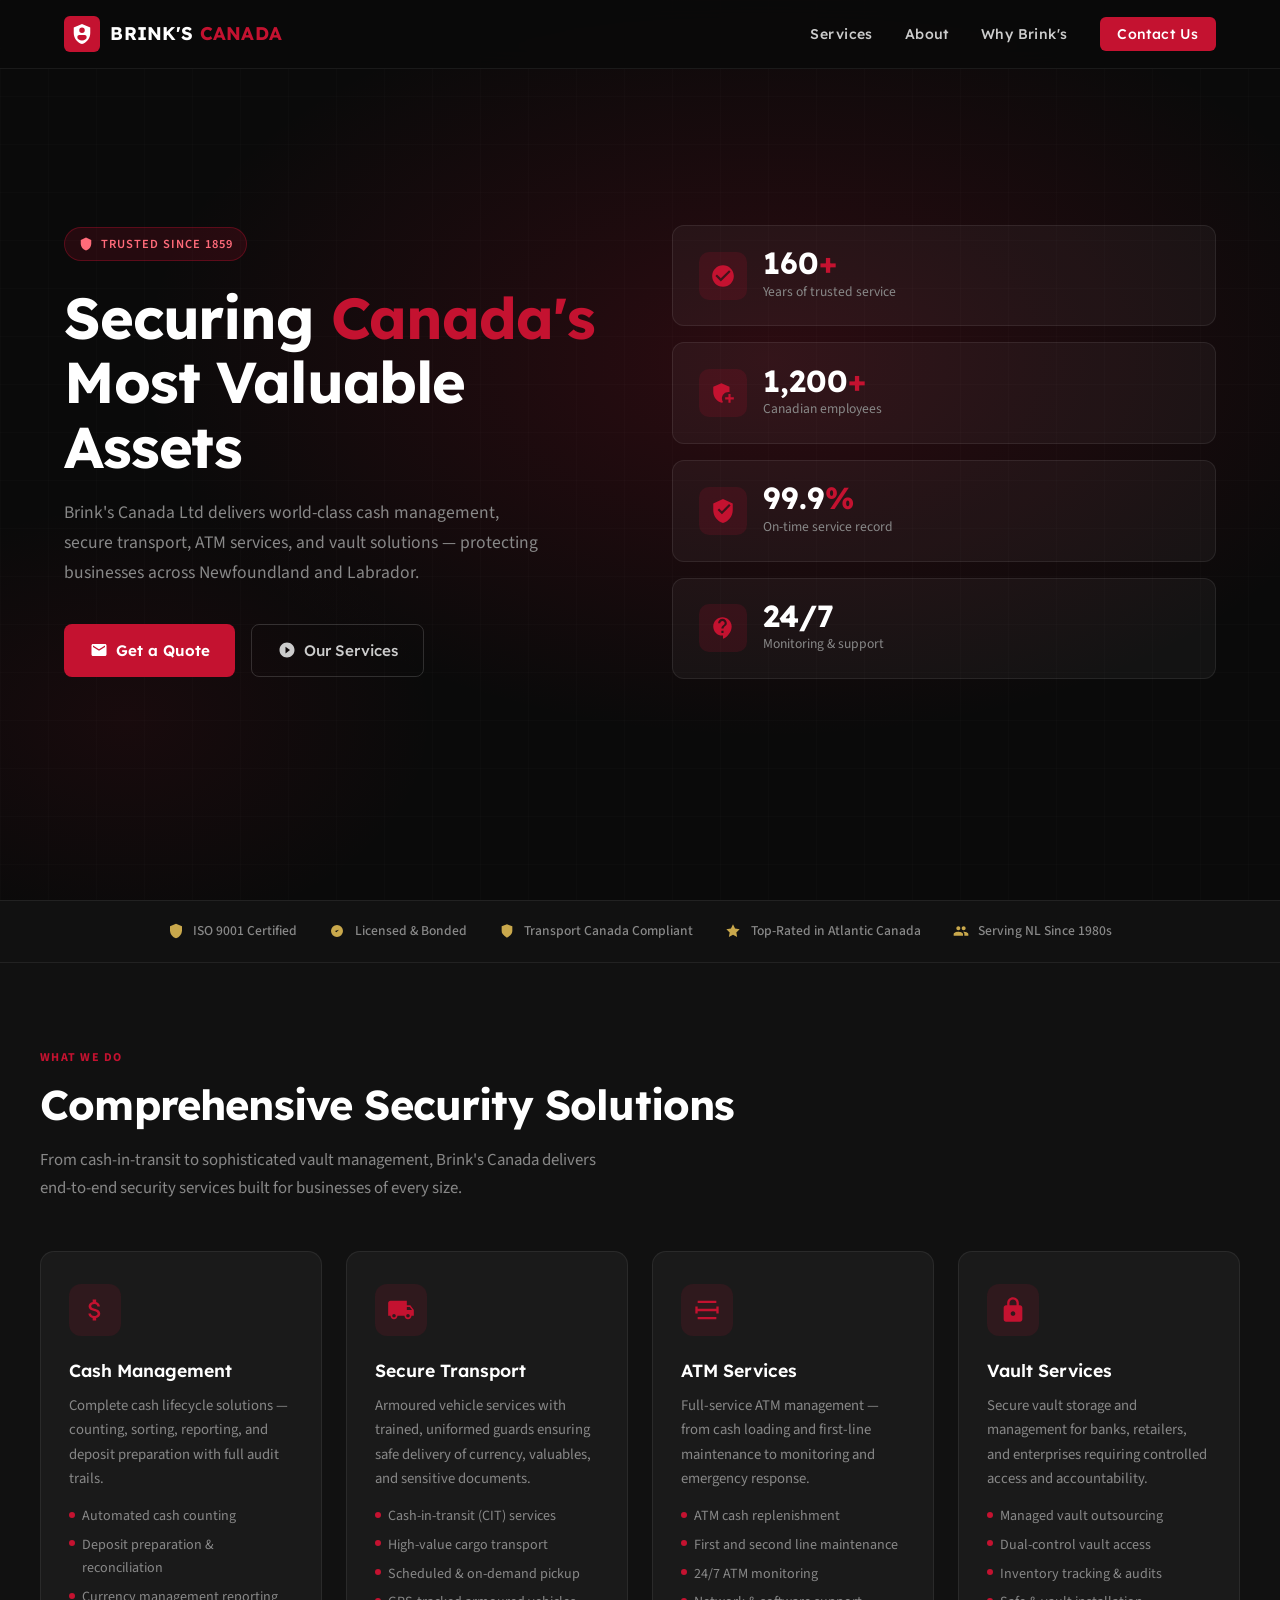
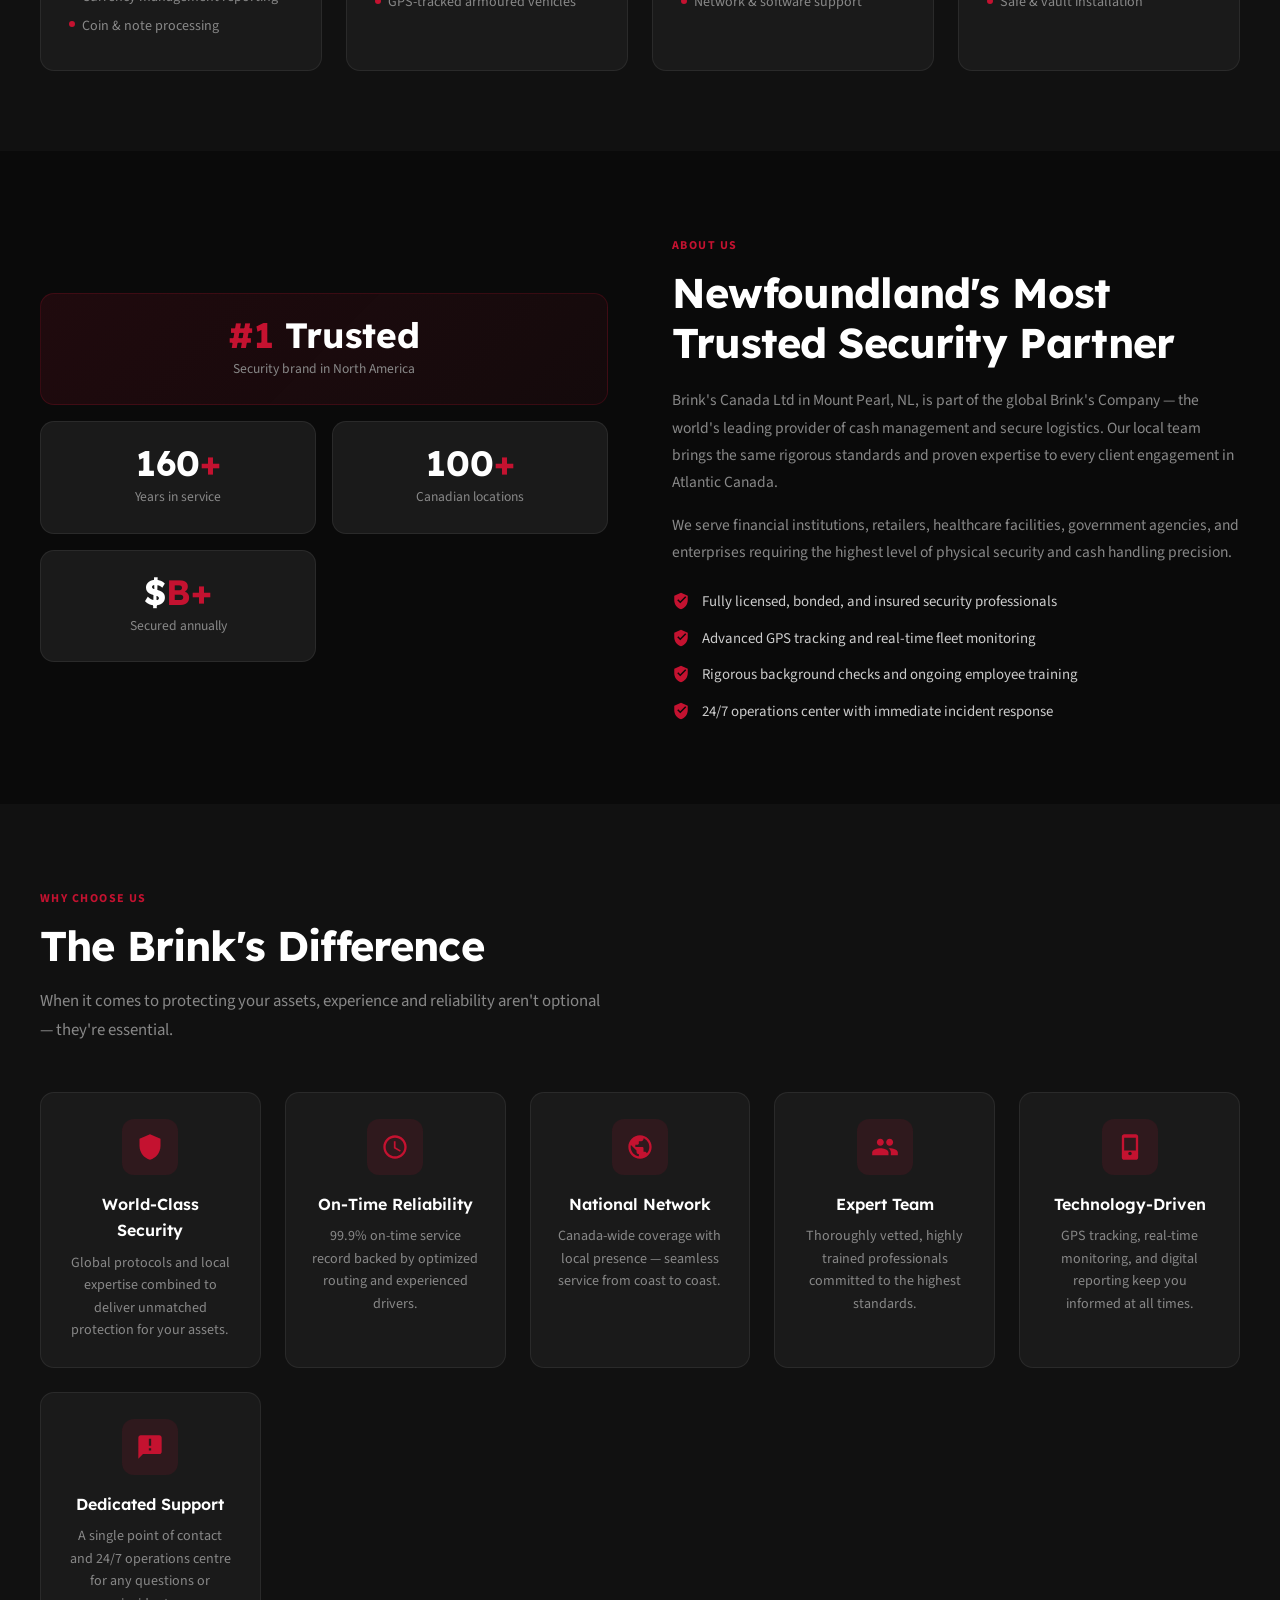
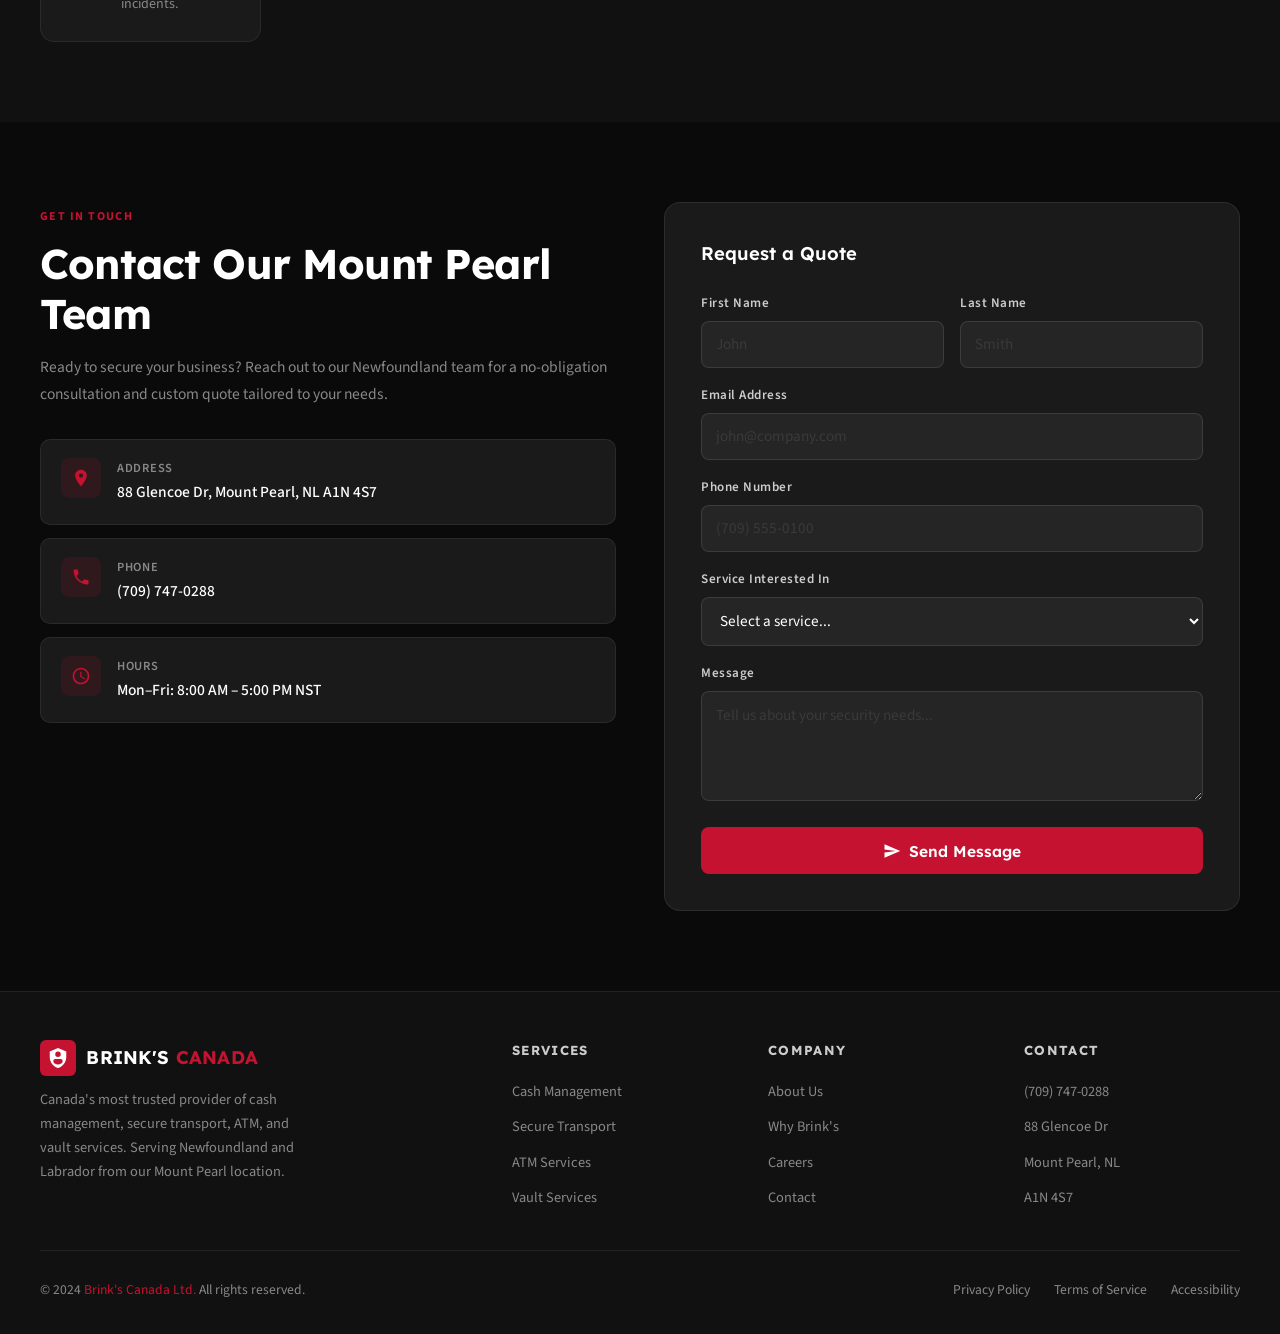
<file: index.html>
<!DOCTYPE html>
<html lang="en">
<head>
  <meta charset="UTF-8" />
  <meta name="viewport" content="width=device-width, initial-scale=1.0" />
  <title>Brink's Canada Ltd – Secure Transport & Cash Management</title>
  <meta name="description" content="Brink's Canada Ltd provides trusted cash management, secure transport, ATM services, and vault solutions in Newfoundland and beyond." />
  <link rel="preconnect" href="https://fonts.googleapis.com" />
  <link rel="preconnect" href="https://fonts.gstatic.com" crossorigin />
  <link href="https://fonts.googleapis.com/css2?family=Lexend:wght@300;400;500;600;700&family=Source+Sans+3:wght@300;400;500;600;700&display=swap" rel="stylesheet" />
  <style>
    *, *::before, *::after { box-sizing: border-box; margin: 0; padding: 0; }

    :root {
      --red:       #C41230;
      --red-dark:  #8B0A1E;
      --red-light: #E8192C;
      --gray-950:  #0A0A0A;
      --gray-900:  #111111;
      --gray-800:  #1A1A1A;
      --gray-700:  #2A2A2A;
      --gray-600:  #3A3A3A;
      --gray-400:  #888888;
      --gray-200:  #CCCCCC;
      --gray-100:  #EEEEEE;
      --white:     #FFFFFF;
      --gold:      #C9A84C;
      --font-head: 'Lexend', sans-serif;
      --font-body: 'Source Sans 3', sans-serif;
    }

    html { scroll-behavior: smooth; }

    body {
      font-family: var(--font-body);
      background: var(--gray-950);
      color: var(--gray-100);
      line-height: 1.65;
      font-size: 16px;
      overflow-x: hidden;
    }

    /* NAV */
    nav {
      position: fixed;
      top: 0; left: 0; right: 0;
      z-index: 50;
      background: rgba(10,10,10,0.92);
      backdrop-filter: blur(12px);
      border-bottom: 1px solid rgba(255,255,255,0.07);
    }
    .nav-inner {
      max-width: 1200px;
      margin: 0 auto;
      padding: 0 1.5rem;
      height: 68px;
      display: flex;
      align-items: center;
      justify-content: space-between;
    }
    .nav-logo {
      display: flex;
      align-items: center;
      gap: 0.65rem;
      text-decoration: none;
    }
    .nav-logo-icon {
      width: 36px; height: 36px;
      background: var(--red);
      border-radius: 6px;
      display: flex; align-items: center; justify-content: center;
    }
    .nav-logo-icon svg { width: 22px; height: 22px; fill: white; }
    .nav-logo-text {
      font-family: var(--font-head);
      font-weight: 700;
      font-size: 1.15rem;
      color: var(--white);
      letter-spacing: 0.01em;
    }
    .nav-logo-text span { color: var(--red); }
    .nav-links {
      display: flex;
      align-items: center;
      gap: 2rem;
      list-style: none;
    }
    .nav-links a {
      font-family: var(--font-head);
      font-size: 0.88rem;
      font-weight: 500;
      color: var(--gray-200);
      text-decoration: none;
      letter-spacing: 0.03em;
      transition: color 200ms;
    }
    .nav-links a:hover { color: var(--white); }
    .nav-cta {
      background: var(--red) !important;
      color: var(--white) !important;
      padding: 0.5rem 1.1rem;
      border-radius: 6px;
      transition: background 200ms !important;
    }
    .nav-cta:hover { background: var(--red-light) !important; }
    .nav-hamburger {
      display: none;
      flex-direction: column;
      gap: 5px;
      cursor: pointer;
      padding: 4px;
      background: none;
      border: none;
    }
    .nav-hamburger span {
      display: block;
      width: 24px; height: 2px;
      background: var(--gray-200);
      border-radius: 2px;
      transition: all 200ms;
    }
    .mobile-menu {
      display: none;
      flex-direction: column;
      background: var(--gray-900);
      border-top: 1px solid rgba(255,255,255,0.07);
      padding: 1rem 1.5rem;
      gap: 0.75rem;
    }
    .mobile-menu.open { display: flex; }
    .mobile-menu a {
      font-family: var(--font-head);
      font-size: 0.95rem;
      font-weight: 500;
      color: var(--gray-200);
      text-decoration: none;
      padding: 0.5rem 0;
      border-bottom: 1px solid rgba(255,255,255,0.05);
    }
    .mobile-menu a:last-child { border-bottom: none; }

    @media (max-width: 768px) {
      .nav-links { display: none; }
      .nav-hamburger { display: flex; }
    }

    /* HERO */
    .hero {
      min-height: 100vh;
      display: flex;
      align-items: center;
      position: relative;
      overflow: hidden;
      padding-top: 68px;
      background: var(--gray-950);
    }
    .hero-bg {
      position: absolute;
      inset: 0;
      background:
        radial-gradient(ellipse 70% 60% at 60% 40%, rgba(196,18,48,0.18) 0%, transparent 70%),
        radial-gradient(ellipse 40% 40% at 10% 80%, rgba(196,18,48,0.08) 0%, transparent 60%);
      pointer-events: none;
    }
    .hero-grid {
      position: absolute;
      inset: 0;
      background-image:
        linear-gradient(rgba(255,255,255,0.025) 1px, transparent 1px),
        linear-gradient(90deg, rgba(255,255,255,0.025) 1px, transparent 1px);
      background-size: 48px 48px;
      pointer-events: none;
      opacity: 0.6;
    }
    .hero-inner {
      max-width: 1200px;
      margin: 0 auto;
      padding: 5rem 1.5rem 4rem;
      position: relative;
      z-index: 2;
      display: grid;
      grid-template-columns: 1fr 1fr;
      gap: 4rem;
      align-items: center;
    }
    .hero-badge {
      display: inline-flex;
      align-items: center;
      gap: 0.5rem;
      background: rgba(196,18,48,0.15);
      border: 1px solid rgba(196,18,48,0.35);
      color: #FF6B7A;
      font-size: 0.78rem;
      font-weight: 600;
      letter-spacing: 0.08em;
      text-transform: uppercase;
      padding: 0.35rem 0.85rem;
      border-radius: 100px;
      margin-bottom: 1.5rem;
    }
    .hero-badge svg { width: 14px; height: 14px; fill: currentColor; flex-shrink: 0; }
    h1 {
      font-family: var(--font-head);
      font-size: clamp(2.4rem, 5vw, 3.6rem);
      font-weight: 700;
      line-height: 1.12;
      letter-spacing: -0.02em;
      color: var(--white);
      margin-bottom: 1.25rem;
    }
    h1 span { color: var(--red); }
    .hero-sub {
      font-size: 1.1rem;
      color: var(--gray-400);
      line-height: 1.7;
      max-width: 480px;
      margin-bottom: 2.25rem;
    }
    .hero-actions {
      display: flex;
      flex-wrap: wrap;
      gap: 1rem;
    }
    .btn-primary {
      display: inline-flex;
      align-items: center;
      gap: 0.5rem;
      background: var(--red);
      color: var(--white);
      font-family: var(--font-head);
      font-weight: 600;
      font-size: 0.95rem;
      padding: 0.8rem 1.6rem;
      border-radius: 8px;
      text-decoration: none;
      border: none;
      cursor: pointer;
      transition: background 200ms, transform 150ms;
    }
    .btn-primary:hover { background: var(--red-light); transform: translateY(-1px); }
    .btn-primary svg { width: 18px; height: 18px; fill: currentColor; }
    .btn-secondary {
      display: inline-flex;
      align-items: center;
      gap: 0.5rem;
      background: transparent;
      color: var(--gray-200);
      font-family: var(--font-head);
      font-weight: 500;
      font-size: 0.95rem;
      padding: 0.8rem 1.6rem;
      border-radius: 8px;
      border: 1px solid rgba(255,255,255,0.15);
      text-decoration: none;
      cursor: pointer;
      transition: border-color 200ms, color 200ms, transform 150ms;
    }
    .btn-secondary:hover { border-color: rgba(255,255,255,0.35); color: var(--white); transform: translateY(-1px); }
    .btn-secondary svg { width: 18px; height: 18px; fill: currentColor; }

    .hero-visual {
      display: flex;
      flex-direction: column;
      gap: 1rem;
    }
    .stat-card {
      background: rgba(255,255,255,0.04);
      border: 1px solid rgba(255,255,255,0.08);
      border-radius: 12px;
      padding: 1.4rem 1.6rem;
      display: flex;
      align-items: center;
      gap: 1rem;
      transition: border-color 200ms, background 200ms;
      cursor: default;
    }
    .stat-card:hover { border-color: rgba(196,18,48,0.4); background: rgba(196,18,48,0.05); }
    .stat-icon {
      width: 48px; height: 48px;
      background: rgba(196,18,48,0.15);
      border-radius: 10px;
      display: flex; align-items: center; justify-content: center;
      flex-shrink: 0;
    }
    .stat-icon svg { width: 26px; height: 26px; fill: var(--red); }
    .stat-num {
      font-family: var(--font-head);
      font-size: 1.9rem;
      font-weight: 700;
      color: var(--white);
      line-height: 1;
    }
    .stat-label { font-size: 0.85rem; color: var(--gray-400); margin-top: 2px; }

    @media (max-width: 900px) {
      .hero-inner { grid-template-columns: 1fr; gap: 3rem; }
      .hero-visual { display: grid; grid-template-columns: 1fr 1fr; }
    }
    @media (max-width: 540px) {
      .hero-visual { grid-template-columns: 1fr; }
    }

    /* TRUST BAR */
    .trust-bar {
      background: var(--gray-900);
      border-top: 1px solid rgba(255,255,255,0.07);
      border-bottom: 1px solid rgba(255,255,255,0.07);
      padding: 1.2rem 1.5rem;
    }
    .trust-bar-inner {
      max-width: 1200px;
      margin: 0 auto;
      display: flex;
      flex-wrap: wrap;
      gap: 2rem;
      align-items: center;
      justify-content: center;
    }
    .trust-item {
      display: flex;
      align-items: center;
      gap: 0.6rem;
      font-size: 0.85rem;
      color: var(--gray-400);
      font-weight: 500;
    }
    .trust-item svg { width: 16px; height: 16px; fill: var(--gold); flex-shrink: 0; }

    /* SECTIONS */
    section { padding: 5rem 1.5rem; }
    .section-inner { max-width: 1200px; margin: 0 auto; }
    .section-label {
      display: inline-block;
      font-size: 0.75rem;
      font-weight: 700;
      letter-spacing: 0.12em;
      text-transform: uppercase;
      color: var(--red);
      margin-bottom: 0.75rem;
    }
    h2 {
      font-family: var(--font-head);
      font-size: clamp(1.8rem, 3.5vw, 2.6rem);
      font-weight: 700;
      color: var(--white);
      line-height: 1.2;
      letter-spacing: -0.02em;
      margin-bottom: 1rem;
    }
    .section-desc {
      font-size: 1.05rem;
      color: var(--gray-400);
      max-width: 560px;
      line-height: 1.7;
      margin-bottom: 3rem;
    }

    /* SERVICES */
    #services { background: var(--gray-900); }
    .services-grid {
      display: grid;
      grid-template-columns: repeat(auto-fill, minmax(260px, 1fr));
      gap: 1.5rem;
    }
    .service-card {
      background: var(--gray-800);
      border: 1px solid rgba(255,255,255,0.07);
      border-radius: 14px;
      padding: 2rem 1.75rem;
      cursor: default;
      transition: border-color 250ms, transform 200ms, box-shadow 250ms;
      position: relative;
      overflow: hidden;
    }
    .service-card::before {
      content: '';
      position: absolute;
      top: 0; left: 0;
      width: 3px;
      height: 0;
      background: var(--red);
      transition: height 250ms;
    }
    .service-card:hover {
      border-color: rgba(196,18,48,0.3);
      transform: translateY(-4px);
      box-shadow: 0 16px 40px rgba(0,0,0,0.4);
    }
    .service-card:hover::before { height: 100%; }
    .service-icon {
      width: 52px; height: 52px;
      background: rgba(196,18,48,0.12);
      border-radius: 12px;
      display: flex; align-items: center; justify-content: center;
      margin-bottom: 1.25rem;
      transition: background 250ms;
    }
    .service-card:hover .service-icon { background: rgba(196,18,48,0.22); }
    .service-icon svg { width: 28px; height: 28px; fill: var(--red); }
    .service-card h3 {
      font-family: var(--font-head);
      font-size: 1.1rem;
      font-weight: 600;
      color: var(--white);
      margin-bottom: 0.6rem;
    }
    .service-card p { font-size: 0.92rem; color: var(--gray-400); line-height: 1.65; }
    .service-card ul {
      margin-top: 0.85rem;
      padding-left: 0;
      list-style: none;
      display: flex;
      flex-direction: column;
      gap: 0.35rem;
    }
    .service-card li {
      font-size: 0.88rem;
      color: var(--gray-400);
      display: flex;
      align-items: flex-start;
      gap: 0.45rem;
    }
    .service-card li::before {
      content: '';
      display: block;
      width: 6px; height: 6px;
      background: var(--red);
      border-radius: 50%;
      flex-shrink: 0;
      margin-top: 0.48em;
    }

    /* ABOUT */
    #about { background: var(--gray-950); }
    .about-grid {
      display: grid;
      grid-template-columns: 1fr 1fr;
      gap: 4rem;
      align-items: center;
    }
    .about-visual {
      display: grid;
      grid-template-columns: 1fr 1fr;
      gap: 1rem;
    }
    .about-card {
      background: var(--gray-800);
      border: 1px solid rgba(255,255,255,0.07);
      border-radius: 14px;
      padding: 1.5rem;
      text-align: center;
      transition: border-color 200ms;
      cursor: default;
    }
    .about-card:hover { border-color: rgba(196,18,48,0.3); }
    .about-card:first-child {
      grid-column: span 2;
      background: linear-gradient(135deg, rgba(196,18,48,0.12) 0%, rgba(139,10,30,0.08) 100%);
      border-color: rgba(196,18,48,0.2);
    }
    .about-card-num {
      font-family: var(--font-head);
      font-size: 2.2rem;
      font-weight: 700;
      color: var(--white);
      line-height: 1;
      margin-bottom: 0.3rem;
    }
    .about-card-num span { color: var(--red); }
    .about-card-desc { font-size: 0.85rem; color: var(--gray-400); }
    .about-content h2 { margin-bottom: 1.25rem; }
    .about-content p { color: var(--gray-400); line-height: 1.75; margin-bottom: 1rem; font-size: 0.97rem; }
    .about-list {
      margin-top: 1.5rem;
      display: flex;
      flex-direction: column;
      gap: 0.75rem;
    }
    .about-list-item {
      display: flex;
      align-items: flex-start;
      gap: 0.75rem;
      font-size: 0.93rem;
      color: var(--gray-200);
    }
    .about-list-item svg { width: 18px; height: 18px; fill: var(--red); flex-shrink: 0; margin-top: 2px; }

    @media (max-width: 900px) {
      .about-grid { grid-template-columns: 1fr; }
      .about-visual { order: -1; grid-template-columns: repeat(3, 1fr); }
      .about-card:first-child { grid-column: span 1; }
    }
    @media (max-width: 540px) {
      .about-visual { grid-template-columns: 1fr 1fr; }
      .about-card:first-child { grid-column: span 2; }
    }

    /* WHY BRINKS */
    #why { background: var(--gray-900); }
    .why-grid {
      display: grid;
      grid-template-columns: repeat(auto-fill, minmax(220px, 1fr));
      gap: 1.5rem;
      margin-top: 3rem;
    }
    .why-card {
      background: var(--gray-800);
      border: 1px solid rgba(255,255,255,0.07);
      border-radius: 14px;
      padding: 1.6rem;
      text-align: center;
      cursor: default;
      transition: border-color 200ms, transform 200ms;
    }
    .why-card:hover { border-color: rgba(196,18,48,0.3); transform: translateY(-3px); }
    .why-icon {
      width: 56px; height: 56px;
      background: rgba(196,18,48,0.12);
      border-radius: 12px;
      display: flex; align-items: center; justify-content: center;
      margin: 0 auto 1rem;
    }
    .why-icon svg { width: 28px; height: 28px; fill: var(--red); }
    .why-card h3 {
      font-family: var(--font-head);
      font-size: 1rem;
      font-weight: 600;
      color: var(--white);
      margin-bottom: 0.5rem;
    }
    .why-card p { font-size: 0.88rem; color: var(--gray-400); line-height: 1.6; }

    /* CONTACT */
    #contact { background: var(--gray-950); }
    .contact-grid {
      display: grid;
      grid-template-columns: 1fr 1fr;
      gap: 3rem;
      align-items: start;
    }
    .contact-info h2 { margin-bottom: 1rem; }
    .contact-info p { color: var(--gray-400); font-size: 0.97rem; line-height: 1.7; margin-bottom: 2rem; }
    .contact-detail {
      display: flex;
      align-items: flex-start;
      gap: 1rem;
      padding: 1.1rem 1.25rem;
      background: var(--gray-800);
      border: 1px solid rgba(255,255,255,0.07);
      border-radius: 10px;
      margin-bottom: 0.85rem;
      cursor: default;
      transition: border-color 200ms;
    }
    .contact-detail:hover { border-color: rgba(196,18,48,0.3); }
    .contact-detail-icon {
      width: 40px; height: 40px;
      background: rgba(196,18,48,0.12);
      border-radius: 8px;
      display: flex; align-items: center; justify-content: center;
      flex-shrink: 0;
    }
    .contact-detail-icon svg { width: 20px; height: 20px; fill: var(--red); }
    .contact-detail-label { font-size: 0.78rem; color: var(--gray-400); letter-spacing: 0.06em; text-transform: uppercase; font-weight: 600; margin-bottom: 2px; }
    .contact-detail-val { font-size: 0.97rem; color: var(--white); font-weight: 500; }
    .contact-detail-val a { color: inherit; text-decoration: none; transition: color 200ms; }
    .contact-detail-val a:hover { color: var(--red); }

    .contact-form {
      background: var(--gray-800);
      border: 1px solid rgba(255,255,255,0.08);
      border-radius: 16px;
      padding: 2.25rem;
    }
    .contact-form h3 {
      font-family: var(--font-head);
      font-size: 1.15rem;
      font-weight: 600;
      color: var(--white);
      margin-bottom: 1.5rem;
    }
    .form-row { display: grid; grid-template-columns: 1fr 1fr; gap: 1rem; }
    .form-group { margin-bottom: 1.1rem; }
    .form-group label {
      display: block;
      font-size: 0.82rem;
      font-weight: 600;
      letter-spacing: 0.04em;
      color: var(--gray-200);
      margin-bottom: 0.4rem;
    }
    .form-group input,
    .form-group select,
    .form-group textarea {
      width: 100%;
      background: rgba(255,255,255,0.05);
      border: 1px solid rgba(255,255,255,0.1);
      border-radius: 8px;
      color: var(--white);
      font-family: var(--font-body);
      font-size: 0.95rem;
      padding: 0.7rem 0.9rem;
      outline: none;
      transition: border-color 200ms, background 200ms;
    }
    .form-group input::placeholder,
    .form-group textarea::placeholder { color: var(--gray-600); }
    .form-group select option { background: var(--gray-800); color: var(--white); }
    .form-group input:focus,
    .form-group select:focus,
    .form-group textarea:focus {
      border-color: var(--red);
      background: rgba(196,18,48,0.06);
    }
    .form-group textarea { resize: vertical; min-height: 110px; }
    .form-submit {
      width: 100%;
      background: var(--red);
      color: var(--white);
      font-family: var(--font-head);
      font-weight: 600;
      font-size: 0.97rem;
      padding: 0.85rem;
      border: none;
      border-radius: 8px;
      cursor: pointer;
      transition: background 200ms, transform 150ms;
      display: flex;
      align-items: center;
      justify-content: center;
      gap: 0.5rem;
      margin-top: 0.5rem;
    }
    .form-submit:hover { background: var(--red-light); transform: translateY(-1px); }
    .form-submit:disabled { opacity: 0.7; cursor: not-allowed; transform: none; }
    .form-submit svg { width: 18px; height: 18px; fill: currentColor; }

    @media (max-width: 900px) {
      .contact-grid { grid-template-columns: 1fr; }
      .form-row { grid-template-columns: 1fr; }
    }

    /* FOOTER */
    footer {
      background: var(--gray-900);
      border-top: 1px solid rgba(255,255,255,0.07);
      padding: 3rem 1.5rem 2rem;
    }
    .footer-inner { max-width: 1200px; margin: 0 auto; }
    .footer-top {
      display: grid;
      grid-template-columns: 2fr 1fr 1fr 1fr;
      gap: 2.5rem;
      padding-bottom: 2.5rem;
      border-bottom: 1px solid rgba(255,255,255,0.07);
    }
    .footer-brand p { font-size: 0.9rem; color: var(--gray-400); margin-top: 0.75rem; line-height: 1.65; max-width: 280px; }
    .footer-col h4 {
      font-family: var(--font-head);
      font-size: 0.82rem;
      font-weight: 700;
      letter-spacing: 0.1em;
      text-transform: uppercase;
      color: var(--gray-200);
      margin-bottom: 1rem;
    }
    .footer-col ul { list-style: none; display: flex; flex-direction: column; gap: 0.55rem; }
    .footer-col li a {
      font-size: 0.9rem;
      color: var(--gray-400);
      text-decoration: none;
      transition: color 200ms;
      cursor: pointer;
    }
    .footer-col li a:hover { color: var(--white); }
    .footer-bottom {
      padding-top: 1.75rem;
      display: flex;
      flex-wrap: wrap;
      gap: 1rem;
      align-items: center;
      justify-content: space-between;
    }
    .footer-copy { font-size: 0.85rem; color: var(--gray-400); }
    .footer-copy span { color: var(--red); }
    .footer-bottom-links { display: flex; gap: 1.5rem; }
    .footer-bottom-links a { font-size: 0.85rem; color: var(--gray-400); text-decoration: none; transition: color 200ms; }
    .footer-bottom-links a:hover { color: var(--white); }

    @media (max-width: 900px) {
      .footer-top { grid-template-columns: 1fr 1fr; }
      .footer-brand { grid-column: span 2; }
    }
    @media (max-width: 540px) {
      .footer-top { grid-template-columns: 1fr; }
      .footer-brand { grid-column: auto; }
    }

    /* SCROLL REVEAL */
    .reveal {
      opacity: 0;
      transform: translateY(28px);
      transition: opacity 500ms ease, transform 500ms ease;
    }
    .reveal.visible { opacity: 1; transform: none; }
    @media (prefers-reduced-motion: reduce) {
      .reveal { opacity: 1; transform: none; transition: none; }
    }

    /* TOAST */
    .toast {
      position: fixed;
      bottom: 2rem;
      right: 2rem;
      background: #16A34A;
      color: white;
      padding: 0.9rem 1.4rem;
      border-radius: 10px;
      font-family: var(--font-head);
      font-weight: 500;
      font-size: 0.95rem;
      z-index: 100;
      opacity: 0;
      transform: translateY(12px);
      transition: opacity 300ms, transform 300ms;
      display: flex;
      align-items: center;
      gap: 0.6rem;
      pointer-events: none;
    }
    .toast.show { opacity: 1; transform: none; }
    .toast svg { width: 18px; height: 18px; fill: currentColor; }
  </style>
</head>
<body>

<!-- NAV -->
<nav aria-label="Main navigation">
  <div class="nav-inner">
    <a href="#" class="nav-logo" aria-label="Brink's Canada home">
      <div class="nav-logo-icon" aria-hidden="true">
        <svg viewBox="0 0 24 24"><path d="M12 1L3 5v6c0 5.55 3.84 10.74 9 12 5.16-1.26 9-6.45 9-12V5L12 1zm0 4a3 3 0 1 1 0 6 3 3 0 0 1 0-6zm5 11.07c0 1.52-2.24 2.93-5 2.93s-5-1.41-5-2.93V15c0-1.1.9-2 2-2h6c1.1 0 2 .9 2 2v.07z"/></svg>
      </div>
      <span class="nav-logo-text">BRINK'S <span>CANADA</span></span>
    </a>
    <ul class="nav-links" role="list">
      <li><a href="#services">Services</a></li>
      <li><a href="#about">About</a></li>
      <li><a href="#why">Why Brink's</a></li>
      <li><a href="#contact" class="nav-cta">Contact Us</a></li>
    </ul>
    <button class="nav-hamburger" aria-label="Toggle mobile menu" aria-expanded="false" onclick="toggleMenu(this)">
      <span></span><span></span><span></span>
    </button>
  </div>
  <div class="mobile-menu" id="mobileMenu" role="navigation" aria-label="Mobile navigation">
    <a href="#services" onclick="closeMobileMenu()">Services</a>
    <a href="#about" onclick="closeMobileMenu()">About</a>
    <a href="#why" onclick="closeMobileMenu()">Why Brink's</a>
    <a href="#contact" onclick="closeMobileMenu()">Contact Us</a>
  </div>
</nav>

<!-- HERO -->
<section class="hero" aria-label="Hero">
  <div class="hero-bg" aria-hidden="true"></div>
  <div class="hero-grid" aria-hidden="true"></div>
  <div class="hero-inner">
    <div class="hero-content">
      <div class="hero-badge">
        <svg viewBox="0 0 24 24" aria-hidden="true"><path d="M12 1L3 5v6c0 5.55 3.84 10.74 9 12 5.16-1.26 9-6.45 9-12V5L12 1z"/></svg>
        Trusted Since 1859
      </div>
      <h1>Securing <span>Canada's</span> Most Valuable Assets</h1>
      <p class="hero-sub">Brink's Canada Ltd delivers world-class cash management, secure transport, ATM services, and vault solutions — protecting businesses across Newfoundland and Labrador.</p>
      <div class="hero-actions">
        <a href="#contact" class="btn-primary">
          <svg viewBox="0 0 24 24" aria-hidden="true"><path d="M20 4H4c-1.1 0-2 .9-2 2v12c0 1.1.9 2 2 2h16c1.1 0 2-.9 2-2V6c0-1.1-.9-2-2-2zm0 4l-8 5-8-5V6l8 5 8-5v2z"/></svg>
          Get a Quote
        </a>
        <a href="#services" class="btn-secondary">
          <svg viewBox="0 0 24 24" aria-hidden="true"><path d="M12 2C6.48 2 2 6.48 2 12s4.48 10 10 10 10-4.48 10-10S17.52 2 12 2zm-2 14.5v-9l6 4.5-6 4.5z"/></svg>
          Our Services
        </a>
      </div>
    </div>
    <div class="hero-visual" aria-label="Key statistics">
      <div class="stat-card">
        <div class="stat-icon" aria-hidden="true">
          <svg viewBox="0 0 24 24"><path d="M12 2C6.48 2 2 6.48 2 12s4.48 10 10 10 10-4.48 10-10S17.52 2 12 2zm-2 15l-5-5 1.41-1.41L10 14.17l7.59-7.59L19 8l-9 9z"/></svg>
        </div>
        <div>
          <div class="stat-num">160<span style="color:var(--red)">+</span></div>
          <div class="stat-label">Years of trusted service</div>
        </div>
      </div>
      <div class="stat-card">
        <div class="stat-icon" aria-hidden="true">
          <svg viewBox="0 0 24 24"><path d="M17 11c.34 0 .67.03 1 .08V6.27L10.5 3 3 6.27v4.91c0 4.54 3.2 8.79 7.5 9.82.55-.13 1.08-.32 1.6-.55C11.41 19.47 11 18.28 11 17c0-3.31 2.69-6 6-6zM19 13h-2v3h-3v2h3v3h2v-3h3v-2h-3z"/></svg>
        </div>
        <div>
          <div class="stat-num">1,200<span style="color:var(--red)">+</span></div>
          <div class="stat-label">Canadian employees</div>
        </div>
      </div>
      <div class="stat-card">
        <div class="stat-icon" aria-hidden="true">
          <svg viewBox="0 0 24 24"><path d="M12 1L3 5v6c0 5.55 3.84 10.74 9 12 5.16-1.26 9-6.45 9-12V5L12 1zm-1 14l-4-4 1.41-1.41L11 12.17l6.59-6.59L19 7l-8 8z"/></svg>
        </div>
        <div>
          <div class="stat-num">99.9<span style="color:var(--red)">%</span></div>
          <div class="stat-label">On-time service record</div>
        </div>
      </div>
      <div class="stat-card">
        <div class="stat-icon" aria-hidden="true">
          <svg viewBox="0 0 24 24"><path d="M11.5 2C6.81 2 3 5.81 3 10.5S6.81 19 11.5 19h.5v3c4.86-2.34 8-7 8-11.5C20 5.81 16.19 2 11.5 2zm1 14.5h-2v-2h2v2zm0-4h-2c0-3.25 3-3 3-5 0-1.1-.9-2-2-2s-2 .9-2 2h-2c0-2.21 1.79-4 4-4s4 1.79 4 4c0 2.5-3 2.75-3 5z"/></svg>
        </div>
        <div>
          <div class="stat-num">24/7</div>
          <div class="stat-label">Monitoring &amp; support</div>
        </div>
      </div>
    </div>
  </div>
</section>

<!-- TRUST BAR -->
<div class="trust-bar" aria-label="Trust indicators">
  <div class="trust-bar-inner">
    <div class="trust-item">
      <svg viewBox="0 0 24 24" aria-hidden="true"><path d="M12 1L3 5v6c0 5.55 3.84 10.74 9 12 5.16-1.26 9-6.45 9-12V5L12 1z"/></svg>
      ISO 9001 Certified
    </div>
    <div class="trust-item">
      <svg viewBox="0 0 24 24" aria-hidden="true"><path d="M9 12l2 2 4-4m6 2a9 9 0 11-18 0 9 9 0 0118 0z"/></svg>
      Licensed &amp; Bonded
    </div>
    <div class="trust-item">
      <svg viewBox="0 0 24 24" aria-hidden="true"><path d="M12 22s8-4 8-10V5l-8-3-8 3v7c0 6 8 10 8 10z"/></svg>
      Transport Canada Compliant
    </div>
    <div class="trust-item">
      <svg viewBox="0 0 24 24" aria-hidden="true"><path d="M12 2l3.09 6.26L22 9.27l-5 4.87 1.18 6.88L12 17.77l-6.18 3.25L7 14.14 2 9.27l6.91-1.01L12 2z"/></svg>
      Top-Rated in Atlantic Canada
    </div>
    <div class="trust-item">
      <svg viewBox="0 0 24 24" aria-hidden="true"><path d="M16 11c1.66 0 2.99-1.34 2.99-3S17.66 5 16 5c-1.66 0-3 1.34-3 3s1.34 3 3 3zm-8 0c1.66 0 2.99-1.34 2.99-3S9.66 5 8 5C6.34 5 5 6.34 5 8s1.34 3 3 3zm0 2c-2.33 0-7 1.17-7 3.5V19h14v-2.5c0-2.33-4.67-3.5-7-3.5zm8 0c-.29 0-.62.02-.97.05 1.16.84 1.97 1.97 1.97 3.45V19h6v-2.5c0-2.33-4.67-3.5-7-3.5z"/></svg>
      Serving NL Since 1980s
    </div>
  </div>
</div>

<!-- SERVICES -->
<section id="services" aria-labelledby="services-heading">
  <div class="section-inner">
    <span class="section-label">What We Do</span>
    <h2 id="services-heading">Comprehensive Security Solutions</h2>
    <p class="section-desc">From cash-in-transit to sophisticated vault management, Brink's Canada delivers end-to-end security services built for businesses of every size.</p>
    <div class="services-grid">
      <article class="service-card reveal">
        <div class="service-icon" aria-hidden="true">
          <svg viewBox="0 0 24 24"><path d="M11.8 10.9c-2.27-.59-3-1.2-3-2.15 0-1.09 1.01-1.85 2.7-1.85 1.78 0 2.44.85 2.5 2.1h2.21c-.07-1.72-1.12-3.3-3.21-3.81V3h-3v2.16c-1.94.42-3.5 1.68-3.5 3.61 0 2.31 1.91 3.46 4.7 4.13 2.5.6 3 1.48 3 2.41 0 .69-.49 1.79-2.7 1.79-2.06 0-2.87-.92-2.98-2.1h-2.2c.12 2.19 1.76 3.42 3.68 3.83V21h3v-2.15c1.95-.37 3.5-1.5 3.5-3.55 0-2.84-2.43-3.81-4.7-4.4z"/></svg>
        </div>
        <h3>Cash Management</h3>
        <p>Complete cash lifecycle solutions — counting, sorting, reporting, and deposit preparation with full audit trails.</p>
        <ul>
          <li>Automated cash counting</li>
          <li>Deposit preparation &amp; reconciliation</li>
          <li>Currency management reporting</li>
          <li>Coin &amp; note processing</li>
        </ul>
      </article>
      <article class="service-card reveal">
        <div class="service-icon" aria-hidden="true">
          <svg viewBox="0 0 24 24"><path d="M20 8h-3V4H3c-1.1 0-2 .9-2 2v11h2c0 1.66 1.34 3 3 3s3-1.34 3-3h6c0 1.66 1.34 3 3 3s3-1.34 3-3h2v-5l-3-4zM6 18.5c-.83 0-1.5-.67-1.5-1.5s.67-1.5 1.5-1.5 1.5.67 1.5 1.5-.67 1.5-1.5 1.5zm13.5-9l1.96 2.5H17V9.5h2.5zm-1.5 9c-.83 0-1.5-.67-1.5-1.5s.67-1.5 1.5-1.5 1.5.67 1.5 1.5-.67 1.5-1.5 1.5z"/></svg>
        </div>
        <h3>Secure Transport</h3>
        <p>Armoured vehicle services with trained, uniformed guards ensuring safe delivery of currency, valuables, and sensitive documents.</p>
        <ul>
          <li>Cash-in-transit (CIT) services</li>
          <li>High-value cargo transport</li>
          <li>Scheduled &amp; on-demand pickup</li>
          <li>GPS-tracked armoured vehicles</li>
        </ul>
      </article>
      <article class="service-card reveal">
        <div class="service-icon" aria-hidden="true">
          <svg viewBox="0 0 24 24"><path d="M4 4h16v2H4zm0 14h16v2H4zm0-7h16v2H4zM2 9h2v6H2zm18 0h2v6h-2z"/></svg>
        </div>
        <h3>ATM Services</h3>
        <p>Full-service ATM management — from cash loading and first-line maintenance to monitoring and emergency response.</p>
        <ul>
          <li>ATM cash replenishment</li>
          <li>First and second line maintenance</li>
          <li>24/7 ATM monitoring</li>
          <li>Network &amp; software support</li>
        </ul>
      </article>
      <article class="service-card reveal">
        <div class="service-icon" aria-hidden="true">
          <svg viewBox="0 0 24 24"><path d="M18 8h-1V6c0-2.76-2.24-5-5-5S7 3.24 7 6v2H6c-1.1 0-2 .9-2 2v10c0 1.1.9 2 2 2h12c1.1 0 2-.9 2-2V10c0-1.1-.9-2-2-2zM9 6c0-1.66 1.34-3 3-3s3 1.34 3 3v2H9V6zm3 11c-1.1 0-2-.9-2-2s.9-2 2-2 2 .9 2 2-.9 2-2 2z"/></svg>
        </div>
        <h3>Vault Services</h3>
        <p>Secure vault storage and management for banks, retailers, and enterprises requiring controlled access and accountability.</p>
        <ul>
          <li>Managed vault outsourcing</li>
          <li>Dual-control vault access</li>
          <li>Inventory tracking &amp; audits</li>
          <li>Safe &amp; vault installation</li>
        </ul>
      </article>
    </div>
  </div>
</section>

<!-- ABOUT -->
<section id="about" aria-labelledby="about-heading">
  <div class="section-inner">
    <div class="about-grid">
      <div class="about-visual reveal">
        <div class="about-card">
          <div class="about-card-num"><span>#1</span> Trusted</div>
          <div class="about-card-desc">Security brand in North America</div>
        </div>
        <div class="about-card">
          <div class="about-card-num">160<span>+</span></div>
          <div class="about-card-desc">Years in service</div>
        </div>
        <div class="about-card">
          <div class="about-card-num">100<span>+</span></div>
          <div class="about-card-desc">Canadian locations</div>
        </div>
        <div class="about-card">
          <div class="about-card-num">$<span>B+</span></div>
          <div class="about-card-desc">Secured annually</div>
        </div>
      </div>
      <div class="about-content reveal">
        <span class="section-label">About Us</span>
        <h2 id="about-heading">Newfoundland's Most Trusted Security Partner</h2>
        <p>Brink's Canada Ltd in Mount Pearl, NL, is part of the global Brink's Company — the world's leading provider of cash management and secure logistics. Our local team brings the same rigorous standards and proven expertise to every client engagement in Atlantic Canada.</p>
        <p>We serve financial institutions, retailers, healthcare facilities, government agencies, and enterprises requiring the highest level of physical security and cash handling precision.</p>
        <ul class="about-list">
          <li class="about-list-item">
            <svg viewBox="0 0 24 24" aria-hidden="true"><path d="M12 1L3 5v6c0 5.55 3.84 10.74 9 12 5.16-1.26 9-6.45 9-12V5L12 1zm-1 14l-4-4 1.41-1.41L11 12.17l6.59-6.59L19 7l-8 8z"/></svg>
            Fully licensed, bonded, and insured security professionals
          </li>
          <li class="about-list-item">
            <svg viewBox="0 0 24 24" aria-hidden="true"><path d="M12 1L3 5v6c0 5.55 3.84 10.74 9 12 5.16-1.26 9-6.45 9-12V5L12 1zm-1 14l-4-4 1.41-1.41L11 12.17l6.59-6.59L19 7l-8 8z"/></svg>
            Advanced GPS tracking and real-time fleet monitoring
          </li>
          <li class="about-list-item">
            <svg viewBox="0 0 24 24" aria-hidden="true"><path d="M12 1L3 5v6c0 5.55 3.84 10.74 9 12 5.16-1.26 9-6.45 9-12V5L12 1zm-1 14l-4-4 1.41-1.41L11 12.17l6.59-6.59L19 7l-8 8z"/></svg>
            Rigorous background checks and ongoing employee training
          </li>
          <li class="about-list-item">
            <svg viewBox="0 0 24 24" aria-hidden="true"><path d="M12 1L3 5v6c0 5.55 3.84 10.74 9 12 5.16-1.26 9-6.45 9-12V5L12 1zm-1 14l-4-4 1.41-1.41L11 12.17l6.59-6.59L19 7l-8 8z"/></svg>
            24/7 operations center with immediate incident response
          </li>
        </ul>
      </div>
    </div>
  </div>
</section>

<!-- WHY BRINKS -->
<section id="why" aria-labelledby="why-heading">
  <div class="section-inner">
    <span class="section-label">Why Choose Us</span>
    <h2 id="why-heading">The Brink's Difference</h2>
    <p class="section-desc">When it comes to protecting your assets, experience and reliability aren't optional — they're essential.</p>
    <div class="why-grid">
      <div class="why-card reveal">
        <div class="why-icon" aria-hidden="true">
          <svg viewBox="0 0 24 24"><path d="M12 1L3 5v6c0 5.55 3.84 10.74 9 12 5.16-1.26 9-6.45 9-12V5L12 1z"/></svg>
        </div>
        <h3>World-Class Security</h3>
        <p>Global protocols and local expertise combined to deliver unmatched protection for your assets.</p>
      </div>
      <div class="why-card reveal">
        <div class="why-icon" aria-hidden="true">
          <svg viewBox="0 0 24 24"><path d="M11.99 2C6.47 2 2 6.48 2 12s4.47 10 9.99 10C17.52 22 22 17.52 22 12S17.52 2 11.99 2zM12 20c-4.42 0-8-3.58-8-8s3.58-8 8-8 8 3.58 8 8-3.58 8-8 8zm.5-13H11v6l5.25 3.15.75-1.23-4.5-2.67V7z"/></svg>
        </div>
        <h3>On-Time Reliability</h3>
        <p>99.9% on-time service record backed by optimized routing and experienced drivers.</p>
      </div>
      <div class="why-card reveal">
        <div class="why-icon" aria-hidden="true">
          <svg viewBox="0 0 24 24"><path d="M12 2C6.48 2 2 6.48 2 12s4.48 10 10 10 10-4.48 10-10S17.52 2 12 2zm-1 17.93c-3.95-.49-7-3.85-7-7.93 0-.62.08-1.21.21-1.79L9 15v1c0 1.1.9 2 2 2v1.93zm6.9-2.54c-.26-.81-1-1.39-1.9-1.39h-1v-3c0-.55-.45-1-1-1H8v-2h2c.55 0 1-.45 1-1V7h2c1.1 0 2-.9 2-2v-.41c2.93 1.19 5 4.06 5 7.41 0 2.08-.8 3.97-2.1 5.39z"/></svg>
        </div>
        <h3>National Network</h3>
        <p>Canada-wide coverage with local presence — seamless service from coast to coast.</p>
      </div>
      <div class="why-card reveal">
        <div class="why-icon" aria-hidden="true">
          <svg viewBox="0 0 24 24"><path d="M16 11c1.66 0 2.99-1.34 2.99-3S17.66 5 16 5c-1.66 0-3 1.34-3 3s1.34 3 3 3zm-8 0c1.66 0 2.99-1.34 2.99-3S9.66 5 8 5C6.34 5 5 6.34 5 8s1.34 3 3 3zm0 2c-2.33 0-7 1.17-7 3.5V19h14v-2.5c0-2.33-4.67-3.5-7-3.5zm8 0c-.29 0-.62.02-.97.05 1.16.84 1.97 1.97 1.97 3.45V19h6v-2.5c0-2.33-4.67-3.5-7-3.5z"/></svg>
        </div>
        <h3>Expert Team</h3>
        <p>Thoroughly vetted, highly trained professionals committed to the highest standards.</p>
      </div>
      <div class="why-card reveal">
        <div class="why-icon" aria-hidden="true">
          <svg viewBox="0 0 24 24"><path d="M17 1H7c-1.1 0-2 .9-2 2v18c0 1.1.9 2 2 2h10c1.1 0 2-.9 2-2V3c0-1.1-.9-2-2-2zm-5 18c-.83 0-1.5-.67-1.5-1.5S11.17 16 12 16s1.5.67 1.5 1.5S12.83 19 12 19zm5-4H7V4h10v11z"/></svg>
        </div>
        <h3>Technology-Driven</h3>
        <p>GPS tracking, real-time monitoring, and digital reporting keep you informed at all times.</p>
      </div>
      <div class="why-card reveal">
        <div class="why-icon" aria-hidden="true">
          <svg viewBox="0 0 24 24"><path d="M20 2H4c-1.1 0-2 .9-2 2v18l4-4h14c1.1 0 2-.9 2-2V4c0-1.1-.9-2-2-2zm-7 9h-2V5h2v6zm0 4h-2v-2h2v2z"/></svg>
        </div>
        <h3>Dedicated Support</h3>
        <p>A single point of contact and 24/7 operations centre for any questions or incidents.</p>
      </div>
    </div>
  </div>
</section>

<!-- CONTACT -->
<section id="contact" aria-labelledby="contact-heading">
  <div class="section-inner">
    <div class="contact-grid">
      <div class="contact-info">
        <span class="section-label">Get In Touch</span>
        <h2 id="contact-heading">Contact Our Mount Pearl Team</h2>
        <p>Ready to secure your business? Reach out to our Newfoundland team for a no-obligation consultation and custom quote tailored to your needs.</p>
        <div class="contact-detail">
          <div class="contact-detail-icon" aria-hidden="true">
            <svg viewBox="0 0 24 24"><path d="M12 2C8.13 2 5 5.13 5 9c0 5.25 7 13 7 13s7-7.75 7-13c0-3.87-3.13-7-7-7zm0 9.5c-1.38 0-2.5-1.12-2.5-2.5s1.12-2.5 2.5-2.5 2.5 1.12 2.5 2.5-1.12 2.5-2.5 2.5z"/></svg>
          </div>
          <div>
            <div class="contact-detail-label">Address</div>
            <div class="contact-detail-val">88 Glencoe Dr, Mount Pearl, NL A1N 4S7</div>
          </div>
        </div>
        <div class="contact-detail">
          <div class="contact-detail-icon" aria-hidden="true">
            <svg viewBox="0 0 24 24"><path d="M6.62 10.79c1.44 2.83 3.76 5.14 6.59 6.59l2.2-2.2c.27-.27.67-.36 1.02-.24 1.12.37 2.33.57 3.57.57.55 0 1 .45 1 1V20c0 .55-.45 1-1 1-9.39 0-17-7.61-17-17 0-.55.45-1 1-1h3.5c.55 0 1 .45 1 1 0 1.25.2 2.45.57 3.57.11.35.03.74-.25 1.02l-2.2 2.2z"/></svg>
          </div>
          <div>
            <div class="contact-detail-label">Phone</div>
            <div class="contact-detail-val"><a href="tel:+17097470288">(709) 747-0288</a></div>
          </div>
        </div>
        <div class="contact-detail">
          <div class="contact-detail-icon" aria-hidden="true">
            <svg viewBox="0 0 24 24"><path d="M11.99 2C6.47 2 2 6.48 2 12s4.47 10 9.99 10C17.52 22 22 17.52 22 12S17.52 2 11.99 2zM12 20c-4.42 0-8-3.58-8-8s3.58-8 8-8 8 3.58 8 8-3.58 8-8 8zm.5-13H11v6l5.25 3.15.75-1.23-4.5-2.67V7z"/></svg>
          </div>
          <div>
            <div class="contact-detail-label">Hours</div>
            <div class="contact-detail-val">Mon–Fri: 8:00 AM – 5:00 PM NST</div>
          </div>
        </div>
      </div>

      <div class="contact-form reveal">
        <h3>Request a Quote</h3>
        <form id="contactForm" novalidate onsubmit="handleSubmit(event)">
          <div class="form-row">
            <div class="form-group">
              <label for="fname">First Name</label>
              <input type="text" id="fname" name="fname" placeholder="John" autocomplete="given-name" required />
            </div>
            <div class="form-group">
              <label for="lname">Last Name</label>
              <input type="text" id="lname" name="lname" placeholder="Smith" autocomplete="family-name" required />
            </div>
          </div>
          <div class="form-group">
            <label for="email">Email Address</label>
            <input type="email" id="email" name="email" placeholder="john@company.com" autocomplete="email" required />
          </div>
          <div class="form-group">
            <label for="phone">Phone Number</label>
            <input type="tel" id="phone" name="phone" placeholder="(709) 555-0100" autocomplete="tel" />
          </div>
          <div class="form-group">
            <label for="service">Service Interested In</label>
            <select id="service" name="service" required>
              <option value="" disabled selected>Select a service...</option>
              <option>Cash Management</option>
              <option>Secure Transport</option>
              <option>ATM Services</option>
              <option>Vault Services</option>
              <option>Multiple Services</option>
            </select>
          </div>
          <div class="form-group">
            <label for="message">Message</label>
            <textarea id="message" name="message" placeholder="Tell us about your security needs..."></textarea>
          </div>
          <button type="submit" class="form-submit">
            <svg viewBox="0 0 24 24" aria-hidden="true"><path d="M2.01 21L23 12 2.01 3 2 10l15 2-15 2z"/></svg>
            Send Message
          </button>
        </form>
      </div>
    </div>
  </div>
</section>

<!-- FOOTER -->
<footer>
  <div class="footer-inner">
    <div class="footer-top">
      <div class="footer-brand">
        <a href="#" class="nav-logo" style="text-decoration:none;">
          <div class="nav-logo-icon" aria-hidden="true">
            <svg viewBox="0 0 24 24" style="width:22px;height:22px;fill:white"><path d="M12 1L3 5v6c0 5.55 3.84 10.74 9 12 5.16-1.26 9-6.45 9-12V5L12 1zm0 4a3 3 0 1 1 0 6 3 3 0 0 1 0-6zm5 11.07c0 1.52-2.24 2.93-5 2.93s-5-1.41-5-2.93V15c0-1.1.9-2 2-2h6c1.1 0 2 .9 2 2v.07z"/></svg>
          </div>
          <span class="nav-logo-text">BRINK'S <span>CANADA</span></span>
        </a>
        <p>Canada's most trusted provider of cash management, secure transport, ATM, and vault services. Serving Newfoundland and Labrador from our Mount Pearl location.</p>
      </div>
      <div class="footer-col">
        <h4>Services</h4>
        <ul>
          <li><a href="#services">Cash Management</a></li>
          <li><a href="#services">Secure Transport</a></li>
          <li><a href="#services">ATM Services</a></li>
          <li><a href="#services">Vault Services</a></li>
        </ul>
      </div>
      <div class="footer-col">
        <h4>Company</h4>
        <ul>
          <li><a href="#about">About Us</a></li>
          <li><a href="#why">Why Brink's</a></li>
          <li><a href="#contact">Careers</a></li>
          <li><a href="#contact">Contact</a></li>
        </ul>
      </div>
      <div class="footer-col">
        <h4>Contact</h4>
        <ul>
          <li><a href="tel:+17097470288">(709) 747-0288</a></li>
          <li><a href="#contact">88 Glencoe Dr</a></li>
          <li><a href="#contact">Mount Pearl, NL</a></li>
          <li><a href="#contact">A1N 4S7</a></li>
        </ul>
      </div>
    </div>
    <div class="footer-bottom">
      <p class="footer-copy">&copy; 2024 <span>Brink's Canada Ltd.</span> All rights reserved.</p>
      <div class="footer-bottom-links">
        <a href="#" onclick="return false;">Privacy Policy</a>
        <a href="#" onclick="return false;">Terms of Service</a>
        <a href="#" onclick="return false;">Accessibility</a>
      </div>
    </div>
  </div>
</footer>

<!-- TOAST -->
<div class="toast" id="toast" role="alert" aria-live="polite">
  <svg viewBox="0 0 24 24" aria-hidden="true"><path d="M12 2C6.48 2 2 6.48 2 12s4.48 10 10 10 10-4.48 10-10S17.52 2 12 2zm-2 15l-5-5 1.41-1.41L10 14.17l7.59-7.59L19 8l-9 9z"/></svg>
  Message sent! We'll be in touch soon.
</div>

<script>
  function toggleMenu(btn) {
    const menu = document.getElementById('mobileMenu');
    const isOpen = menu.classList.toggle('open');
    btn.setAttribute('aria-expanded', String(isOpen));
  }
  function closeMobileMenu() {
    document.getElementById('mobileMenu').classList.remove('open');
    document.querySelector('.nav-hamburger').setAttribute('aria-expanded', 'false');
  }

  const observer = new IntersectionObserver((entries) => {
    entries.forEach((e, i) => {
      if (e.isIntersecting) {
        setTimeout(() => e.target.classList.add('visible'), i * 80);
        observer.unobserve(e.target);
      }
    });
  }, { threshold: 0.12 });
  document.querySelectorAll('.reveal').forEach(el => observer.observe(el));

  function handleSubmit(e) {
    e.preventDefault();
    const btn = e.target.querySelector('.form-submit');
    btn.disabled = true;
    btn.textContent = 'Sending…';
    setTimeout(() => {
      btn.disabled = false;
      btn.innerHTML = '<svg viewBox="0 0 24 24" aria-hidden="true" style="width:18px;height:18px;fill:currentColor"><path d="M2.01 21L23 12 2.01 3 2 10l15 2-15 2z"/></svg> Send Message';
      e.target.reset();
      showToast();
    }, 1200);
  }

  function showToast() {
    const t = document.getElementById('toast');
    t.classList.add('show');
    setTimeout(() => t.classList.remove('show'), 4000);
  }
</script>
</body>
</html>
</file>
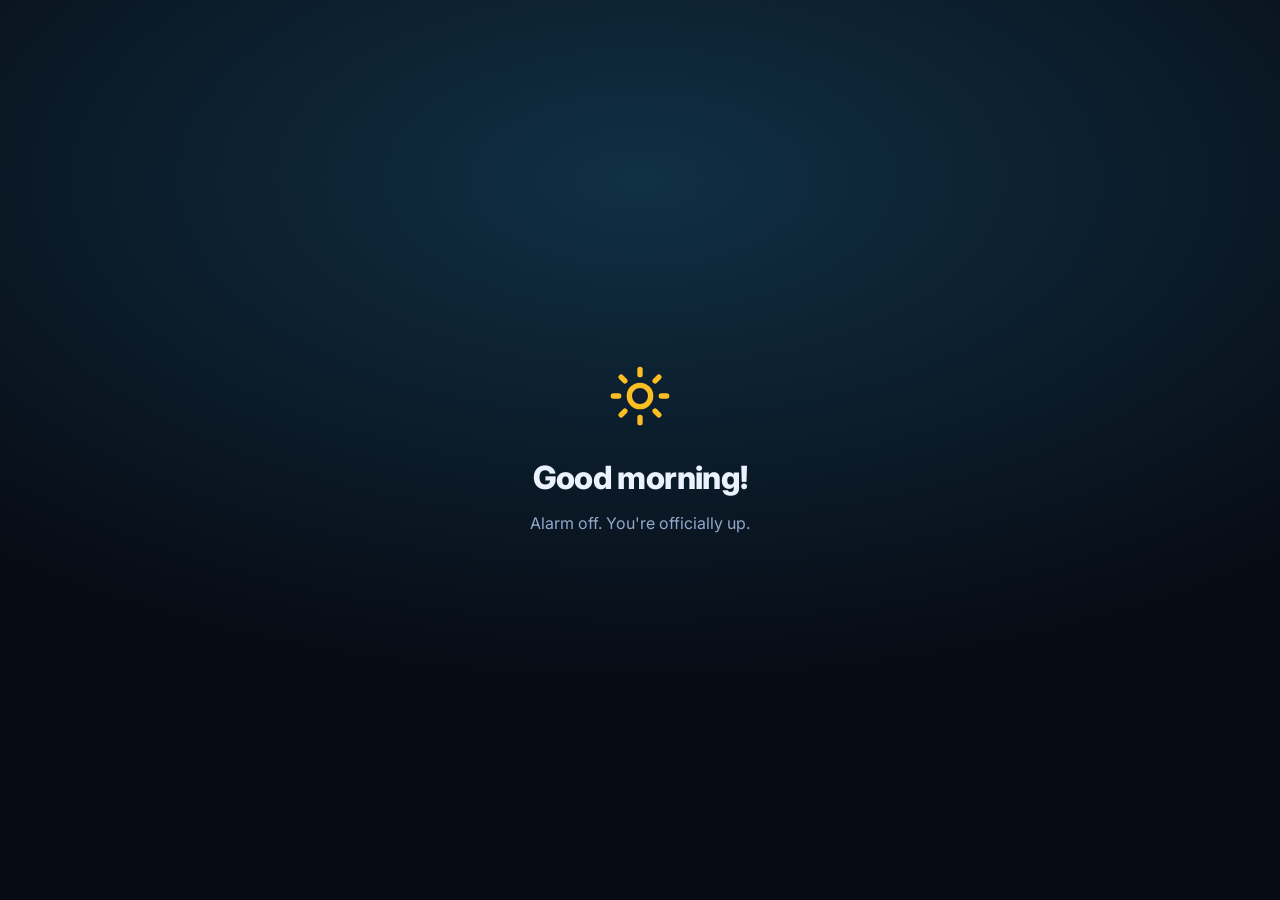
<file: wakescan/index.html>
<!DOCTYPE html>
<html lang="en">
<head>
  <meta charset="UTF-8"/>
  <meta name="viewport" content="width=device-width, initial-scale=1.0, viewport-fit=cover"/>
  <title>WakeScan — Scan to Wake Alarm</title>
  <meta name="description" content="An alarm clock that only turns off when you get up and scan a code on something in your house. Wake up for real."/>
  <meta name="theme-color" content="#070b14"/>
  <link rel="manifest" href="manifest.webmanifest"/>
  <link rel="icon" href="icons/icon.svg" type="image/svg+xml"/>
  <link rel="apple-touch-icon" href="icons/icon-180.png"/>
  <meta name="apple-mobile-web-app-capable" content="yes"/>
  <meta name="mobile-web-app-capable" content="yes"/>
  <meta name="apple-mobile-web-app-status-bar-style" content="black-translucent"/>
  <meta name="apple-mobile-web-app-title" content="WakeScan"/>
  <link rel="preconnect" href="https://fonts.googleapis.com"/>
  <link rel="preconnect" href="https://fonts.gstatic.com" crossorigin/>
  <link href="https://fonts.googleapis.com/css2?family=Inter:wght@400;500;600;700;800&display=swap" rel="stylesheet"/>
  <link rel="stylesheet" href="css/style.css"/>
</head>
<body>

<!-- SVG icon sprite (Lucide-style, 24x24, stroke-based) -->
<svg xmlns="http://www.w3.org/2000/svg" style="display:none" aria-hidden="true">
  <symbol id="i-alarm" viewBox="0 0 24 24"><circle cx="12" cy="13" r="8"/><path d="M12 9v4l2.5 2.5"/><path d="M5 3 2 6"/><path d="m22 6-3-3"/><path d="M6.38 18.7 4 21"/><path d="M17.64 18.67 20 21"/></symbol>
  <symbol id="i-tag" viewBox="0 0 24 24"><path d="M12.586 2.586A2 2 0 0 0 11.172 2H4a2 2 0 0 0-2 2v7.172a2 2 0 0 0 .586 1.414l8.704 8.704a2.426 2.426 0 0 0 3.42 0l6.58-6.58a2.426 2.426 0 0 0 0-3.42z"/><circle cx="7.5" cy="7.5" r=".5" fill="currentColor"/></symbol>
  <symbol id="i-sliders" viewBox="0 0 24 24"><path d="M21 4h-7"/><path d="M10 4H3"/><path d="M21 12h-9"/><path d="M8 12H3"/><path d="M21 20h-5"/><path d="M12 20H3"/><path d="M14 2v4"/><path d="M8 10v4"/><path d="M16 18v4"/></symbol>
  <symbol id="i-plus" viewBox="0 0 24 24"><path d="M5 12h14"/><path d="M12 5v14"/></symbol>
  <symbol id="i-x" viewBox="0 0 24 24"><path d="M18 6 6 18"/><path d="m6 6 12 12"/></symbol>
  <symbol id="i-check" viewBox="0 0 24 24"><path d="M20 6 9 17l-5-5"/></symbol>
  <symbol id="i-trash" viewBox="0 0 24 24"><path d="M3 6h18"/><path d="M19 6v14a2 2 0 0 1-2 2H7a2 2 0 0 1-2-2V6"/><path d="M8 6V4a2 2 0 0 1 2-2h4a2 2 0 0 1 2 2v2"/><path d="M10 11v6"/><path d="M14 11v6"/></symbol>
  <symbol id="i-play" viewBox="0 0 24 24"><path d="m6 3 14 9-14 9V3z"/></symbol>
  <symbol id="i-stop" viewBox="0 0 24 24"><rect x="5" y="5" width="14" height="14" rx="2"/></symbol>
  <symbol id="i-printer" viewBox="0 0 24 24"><path d="M6 9V3h12v6"/><path d="M6 18H4a2 2 0 0 1-2-2v-5a2 2 0 0 1 2-2h16a2 2 0 0 1 2 2v5a2 2 0 0 1-2 2h-2"/><rect x="6" y="14" width="12" height="8" rx="1"/></symbol>
  <symbol id="i-qr" viewBox="0 0 24 24"><rect x="3" y="3" width="5" height="5" rx="1"/><rect x="16" y="3" width="5" height="5" rx="1"/><rect x="3" y="16" width="5" height="5" rx="1"/><path d="M21 16h-3a2 2 0 0 0-2 2v3"/><path d="M21 21v.01"/><path d="M12 7v3a2 2 0 0 1-2 2H7"/><path d="M3 12h.01"/><path d="M12 3h.01"/><path d="M12 16v.01"/><path d="M16 12h1"/><path d="M21 12v.01"/><path d="M12 21v-1"/></symbol>
  <symbol id="i-scan" viewBox="0 0 24 24"><path d="M3 7V5a2 2 0 0 1 2-2h2"/><path d="M17 3h2a2 2 0 0 1 2 2v2"/><path d="M21 17v2a2 2 0 0 1-2 2h-2"/><path d="M7 21H5a2 2 0 0 1-2-2v-2"/><path d="M7 12h10"/></symbol>
  <symbol id="i-zap" viewBox="0 0 24 24"><path d="M13 2 3 14h9l-1 8 10-12h-9l1-8z"/></symbol>
  <symbol id="i-bell" viewBox="0 0 24 24"><path d="M6 8a6 6 0 0 1 12 0c0 7 3 9 3 9H3s3-2 3-9"/><path d="M10.3 21a1.94 1.94 0 0 0 3.4 0"/></symbol>
  <symbol id="i-moon" viewBox="0 0 24 24"><path d="M12 3a6 6 0 0 0 9 9 9 9 0 1 1-9-9Z"/></symbol>
  <symbol id="i-sun" viewBox="0 0 24 24"><circle cx="12" cy="12" r="4"/><path d="M12 2v2"/><path d="M12 20v2"/><path d="m4.93 4.93 1.41 1.41"/><path d="m17.66 17.66 1.41 1.41"/><path d="M2 12h2"/><path d="M20 12h2"/><path d="m6.34 17.66-1.41 1.41"/><path d="m19.07 4.93-1.41 1.41"/></symbol>
  <symbol id="i-volume" viewBox="0 0 24 24"><path d="M11 5 6 9H2v6h4l5 4V5z"/><path d="M15.54 8.46a5 5 0 0 1 0 7.07"/><path d="M19.07 4.93a10 10 0 0 1 0 14.14"/></symbol>
  <symbol id="i-pencil" viewBox="0 0 24 24"><path d="M17 3a2.85 2.83 0 1 1 4 4L7.5 20.5 2 22l1.5-5.5Z"/></symbol>
  <symbol id="i-camera" viewBox="0 0 24 24"><path d="M14.5 4h-5L7 7H4a2 2 0 0 0-2 2v9a2 2 0 0 0 2 2h16a2 2 0 0 0 2-2V9a2 2 0 0 0-2-2h-3l-2.5-3z"/><circle cx="12" cy="13" r="3"/></symbol>
  <symbol id="i-chevron" viewBox="0 0 24 24"><path d="m9 18 6-6-6-6"/></symbol>
  <symbol id="i-snooze" viewBox="0 0 24 24"><path d="M2 4h6l-6 8h6"/><path d="M12 14h5l-5 6h5"/></symbol>
  <symbol id="i-hand" viewBox="0 0 24 24"><path d="M18 11V6a2 2 0 0 0-4 0v5"/><path d="M14 10V4a2 2 0 0 0-4 0v2"/><path d="M10 10.5V6a2 2 0 0 0-4 0v8"/><path d="M18 8a2 2 0 1 1 4 0v6a8 8 0 0 1-8 8h-2c-2.8 0-4.5-.86-5.99-2.34l-3.6-3.6a2 2 0 0 1 2.83-2.82L7 15"/></symbol>
</svg>

<div id="app">
  <header class="app-header">
    <div class="brand">
      <span class="brand-mark"><svg class="ic"><use href="#i-alarm"/></svg></span>
      <span class="brand-name">WakeScan</span>
    </div>
    <div class="header-clock" id="headerClock" aria-live="off">--:--</div>
  </header>

  <main id="main">
    <!-- ALARMS VIEW -->
    <section id="view-alarms" class="view" aria-label="Alarms">
      <div class="view-head">
        <h1>Alarms</h1>
        <p class="sub" id="nextAlarmLine">No alarms set</p>
      </div>
      <div id="alarmList" class="list"></div>
      <div id="alarmsEmpty" class="empty" hidden>
        <svg class="ic empty-ic"><use href="#i-alarm"/></svg>
        <h2>No alarms yet</h2>
        <p>Make your first wake-up alarm. To turn it off in the morning, you'll have to get out of bed and scan one of your items.</p>
        <button class="btn btn-primary" id="emptyAddAlarm" type="button">
          <svg class="ic"><use href="#i-plus"/></svg> New alarm
        </button>
      </div>
    </section>

    <!-- ITEMS VIEW -->
    <section id="view-items" class="view" hidden aria-label="Scan items">
      <div class="view-head">
        <h1>Scan items</h1>
        <p class="sub">Things around your house you scan to shut the alarm off. Print a QR sticker for each one, or link a barcode that's already on it.</p>
      </div>
      <div id="itemList" class="list"></div>
      <div id="itemsEmpty" class="empty" hidden>
        <svg class="ic empty-ic"><use href="#i-qr"/></svg>
        <h2>No items yet</h2>
        <p>Add your first item — like the bathroom sink, the coffee maker, or your toothpaste. Put it far from your bed.</p>
        <button class="btn btn-primary" id="emptyAddItem" type="button">
          <svg class="ic"><use href="#i-plus"/></svg> Add an item
        </button>
      </div>
    </section>

    <!-- SETTINGS VIEW -->
    <section id="view-settings" class="view" hidden aria-label="Settings">
      <div class="view-head">
        <h1>Settings</h1>
        <p class="sub">Tune how hard it is to escape your alarm.</p>
      </div>

      <div class="card settings-card">
        <div class="setting-row">
          <div class="setting-text">
            <label for="setSnoozeAllowed">Allow snooze</label>
            <p>Turn off for hardcore mode — no snooze button at all.</p>
          </div>
          <span class="switch"><input type="checkbox" id="setSnoozeAllowed"/><span class="knob" aria-hidden="true"></span></span>
        </div>
        <div class="setting-row" id="rowSnoozeLen">
          <div class="setting-text">
            <label for="setSnoozeLen">Snooze length</label>
            <p>How long the alarm waits before ringing again.</p>
          </div>
          <select id="setSnoozeLen" class="select-inline">
            <option value="3">3 min</option>
            <option value="5">5 min</option>
            <option value="10">10 min</option>
          </select>
        </div>
        <div class="setting-row">
          <div class="setting-text">
            <label for="setEmergency">Emergency stop</label>
            <p>If you really can't scan (broken camera, lost item), hold a button for 10 seconds to stop the alarm.</p>
          </div>
          <span class="switch"><input type="checkbox" id="setEmergency"/><span class="knob" aria-hidden="true"></span></span>
        </div>
        <div class="setting-row">
          <div class="setting-text">
            <label for="setWakeLock">Keep screen awake</label>
            <p>Stops your phone from sleeping while WakeScan is open. Plug your phone in overnight.</p>
          </div>
          <span class="switch"><input type="checkbox" id="setWakeLock"/><span class="knob" aria-hidden="true"></span></span>
        </div>
        <div class="setting-row">
          <div class="setting-text">
            <label for="btnNotify">Notifications</label>
            <p id="notifyStatus">Get a notification when the alarm fires.</p>
          </div>
          <button class="btn btn-ghost btn-small" id="btnNotify" type="button">Enable</button>
        </div>
      </div>

      <div class="card settings-card">
        <div class="setting-row">
          <div class="setting-text">
            <label for="btnTestAlarm">Test alarm</label>
            <p>Rings in 15 seconds using your items, so you can practice the scan-to-stop flow.</p>
          </div>
          <button class="btn btn-primary btn-small" id="btnTestAlarm" type="button">
            <svg class="ic"><use href="#i-play"/></svg> Test
          </button>
        </div>
      </div>

      <div class="card settings-card help-card">
        <h2 class="card-title">Make sure it rings</h2>
        <details>
          <summary><svg class="ic"><use href="#i-moon"/></svg> Before you go to sleep <svg class="ic chev"><use href="#i-chevron"/></svg></summary>
          <div class="details-body">
            <ol>
              <li>Open WakeScan and leave it on screen (turn on <strong>Keep screen awake</strong> above).</li>
              <li>Plug your phone in to charge.</li>
              <li>Turn media volume up — the alarm plays through your phone's speaker.</li>
              <li>That's it. In the morning the only way out is to get up and scan.</li>
            </ol>
            <p class="note">Heads up: because this is a web app, it can't wake your phone from a locked screen like the built-in clock app can. Keeping the app open overnight is what makes it reliable.</p>
          </div>
        </details>
        <details>
          <summary><svg class="ic"><use href="#i-qr"/></svg> Setting up your items <svg class="ic chev"><use href="#i-chevron"/></svg></summary>
          <div class="details-body">
            <ol>
              <li>Go to the <strong>Items</strong> tab and add an item, e.g. "Bathroom sink".</li>
              <li>Print its QR sticker (or just draw the code's screen up on another device) and stick it on the item.</li>
              <li>Or pick something that already has a barcode — toothpaste, shampoo, a cereal box — and link its existing code.</li>
              <li>In each alarm, tick the items you want to be forced to scan. Untick to remove them.</li>
            </ol>
          </div>
        </details>
        <details>
          <summary><svg class="ic"><use href="#i-camera"/></svg> Camera &amp; install tips <svg class="ic chev"><use href="#i-chevron"/></svg></summary>
          <div class="details-body">
            <ul>
              <li>Scanning needs camera permission — your browser will ask the first time.</li>
              <li>The page must be served over <strong>https://</strong> for the camera to work.</li>
              <li>Add WakeScan to your home screen (browser menu → "Add to Home Screen") so it opens full screen like a real app.</li>
              <li>Dark room? Tap the flash button in the scanner.</li>
            </ul>
          </div>
        </details>
        <p class="about-line">WakeScan v1 — wake up for real.</p>
      </div>
    </section>
  </main>

  <button id="fab" class="fab" type="button" aria-label="Add alarm">
    <svg class="ic"><use href="#i-plus"/></svg>
  </button>

  <nav class="tabbar" aria-label="Main">
    <button class="tab active" data-tab="alarms" type="button" aria-current="page">
      <svg class="ic"><use href="#i-alarm"/></svg><span>Alarms</span>
    </button>
    <button class="tab" data-tab="items" type="button">
      <svg class="ic"><use href="#i-qr"/></svg><span>Items</span>
    </button>
    <button class="tab" data-tab="settings" type="button">
      <svg class="ic"><use href="#i-sliders"/></svg><span>Settings</span>
    </button>
  </nav>
</div>

<!-- ===== ALARM EDITOR SHEET ===== -->
<div class="sheet-backdrop" id="backdrop" hidden></div>

<div class="sheet" id="sheetAlarm" role="dialog" aria-modal="true" aria-labelledby="sheetAlarmTitle" hidden>
  <div class="sheet-handle" aria-hidden="true"></div>
  <div class="sheet-head">
    <h2 id="sheetAlarmTitle">New alarm</h2>
    <button class="icon-btn" data-close type="button" aria-label="Close"><svg class="ic"><use href="#i-x"/></svg></button>
  </div>
  <div class="sheet-body">
    <label class="field-label" for="alarmTime">Time</label>
    <input type="time" id="alarmTime" class="time-input" value="07:00" required/>

    <label class="field-label" for="alarmLabel">Label</label>
    <input type="text" id="alarmLabel" class="text-input" maxlength="40" placeholder="Wake up"/>

    <span class="field-label" id="repeatLabel">Repeat</span>
    <div class="day-pills" role="group" aria-labelledby="repeatLabel" id="dayPills">
      <button type="button" class="day-pill" data-day="0" aria-pressed="false">S</button>
      <button type="button" class="day-pill" data-day="1" aria-pressed="false">M</button>
      <button type="button" class="day-pill" data-day="2" aria-pressed="false">T</button>
      <button type="button" class="day-pill" data-day="3" aria-pressed="false">W</button>
      <button type="button" class="day-pill" data-day="4" aria-pressed="false">T</button>
      <button type="button" class="day-pill" data-day="5" aria-pressed="false">F</button>
      <button type="button" class="day-pill" data-day="6" aria-pressed="false">S</button>
    </div>
    <p class="field-hint" id="repeatHint">No days selected — rings once, then turns itself off.</p>

    <span class="field-label">Alarm sound</span>
    <div class="sound-list" id="soundList" role="radiogroup" aria-label="Alarm sound"></div>

    <span class="field-label">Items you must scan to turn it off</span>
    <div class="item-checks" id="itemChecks"></div>
    <p class="field-hint" id="itemChecksHint"></p>

    <div class="seg" id="modeSeg" role="radiogroup" aria-label="How many items to scan">
      <button type="button" class="seg-btn active" data-mode="any" aria-pressed="true">Scan any one</button>
      <button type="button" class="seg-btn" data-mode="all" aria-pressed="false">Scan all of them</button>
    </div>
  </div>
  <div class="sheet-foot">
    <button class="btn btn-danger-ghost" id="btnDeleteAlarm" type="button" hidden>
      <svg class="ic"><use href="#i-trash"/></svg> Delete
    </button>
    <button class="btn btn-primary btn-grow" id="btnSaveAlarm" type="button">Save alarm</button>
  </div>
</div>

<!-- ===== ADD ITEM SHEET ===== -->
<div class="sheet" id="sheetItem" role="dialog" aria-modal="true" aria-labelledby="sheetItemTitle" hidden>
  <div class="sheet-handle" aria-hidden="true"></div>
  <div class="sheet-head">
    <h2 id="sheetItemTitle">Add a scan item</h2>
    <button class="icon-btn" data-close type="button" aria-label="Close"><svg class="ic"><use href="#i-x"/></svg></button>
  </div>
  <div class="sheet-body">
    <label class="field-label" for="itemName">What is it?</label>
    <input type="text" id="itemName" class="text-input" maxlength="40" placeholder="Bathroom sink, coffee maker, toothpaste…"/>
    <p class="field-hint">Tip: pick something far from your bed.</p>

    <div class="choice-cards">
      <button class="choice-card" id="btnMakeQr" type="button">
        <svg class="ic big"><use href="#i-qr"/></svg>
        <span class="choice-title">Make a QR sticker</span>
        <span class="choice-desc">We generate a code you print and stick on the item.</span>
      </button>
      <button class="choice-card" id="btnLinkCode" type="button">
        <svg class="ic big"><use href="#i-scan"/></svg>
        <span class="choice-title">Scan its existing code</span>
        <span class="choice-desc">Use a barcode or QR that's already on the item.</span>
      </button>
    </div>
  </div>
</div>

<!-- ===== ITEM DETAIL SHEET ===== -->
<div class="sheet" id="sheetItemView" role="dialog" aria-modal="true" aria-labelledby="itemViewName" hidden>
  <div class="sheet-handle" aria-hidden="true"></div>
  <div class="sheet-head">
    <h2 id="itemViewName">Item</h2>
    <button class="icon-btn" data-close type="button" aria-label="Close"><svg class="ic"><use href="#i-x"/></svg></button>
  </div>
  <div class="sheet-body">
    <div class="qr-stage" id="itemViewQrWrap">
      <canvas id="itemViewQr" width="220" height="220" aria-label="QR code for this item"></canvas>
    </div>
    <p class="qr-caption" id="itemViewCaption"></p>
    <p class="field-hint center" id="itemViewUsage"></p>
  </div>
  <div class="sheet-foot">
    <button class="btn btn-danger-ghost" id="btnDeleteItem" type="button">
      <svg class="ic"><use href="#i-trash"/></svg> Delete
    </button>
    <button class="btn btn-primary btn-grow" id="btnPrintItem" type="button">
      <svg class="ic"><use href="#i-printer"/></svg> Print sticker
    </button>
  </div>
</div>

<!-- ===== RING OVERLAY ===== -->
<div id="ring" class="ring" hidden role="alertdialog" aria-modal="true" aria-labelledby="ringLabel">
  <div class="ring-pulse" aria-hidden="true"></div>
  <div class="ring-inner">
    <div class="ring-top">
      <svg class="ic ring-bell" aria-hidden="true"><use href="#i-bell"/></svg>
      <div class="ring-time" id="ringTime">7:00</div>
      <div class="ring-label" id="ringLabel">Wake up</div>
    </div>

    <div class="ring-tasks" id="ringTasks"></div>
    <p class="ring-instruction" id="ringInstruction">Get up and scan to turn this off</p>

    <div class="ring-actions">
      <button class="btn btn-scan" id="btnRingScan" type="button">
        <svg class="ic"><use href="#i-scan"/></svg> Scan to turn off
      </button>
      <button class="btn btn-snooze" id="btnRingSnooze" type="button">
        <svg class="ic"><use href="#i-snooze"/></svg> <span id="snoozeText">Snooze 5 min</span>
      </button>
      <button class="btn btn-dismiss-direct" id="btnRingDirect" type="button" hidden>Turn off</button>
    </div>

    <button class="emergency" id="btnEmergency" type="button" hidden>
      <span class="emergency-track" aria-hidden="true"><span class="emergency-fill" id="emergencyFill"></span></span>
      <span class="emergency-text" id="emergencyText">Can't scan? Press &amp; hold 10s</span>
    </button>
  </div>
</div>

<!-- ===== SUCCESS OVERLAY ===== -->
<div id="goodMorning" class="good-morning" hidden>
  <div class="gm-inner">
    <svg class="ic gm-sun" aria-hidden="true"><use href="#i-sun"/></svg>
    <h2>Good morning!</h2>
    <p id="gmText">Alarm off. You're officially up.</p>
  </div>
</div>

<!-- ===== SCANNER OVERLAY ===== -->
<div id="scanner" class="scanner" hidden role="dialog" aria-modal="true" aria-label="Code scanner">
  <video id="scanVideo" playsinline muted aria-hidden="true"></video>
  <canvas id="scanCanvas" hidden></canvas>
  <div class="scan-ui">
    <div class="scan-top">
      <button class="icon-btn on-dark" id="btnScanClose" type="button" aria-label="Close scanner"><svg class="ic"><use href="#i-x"/></svg></button>
      <span class="scan-title" id="scanTitle">Scan an item</span>
      <button class="icon-btn on-dark" id="btnTorch" type="button" aria-label="Toggle flashlight" hidden><svg class="ic"><use href="#i-zap"/></svg></button>
    </div>
    <div class="scan-frame" aria-hidden="true">
      <span class="c c1"></span><span class="c c2"></span><span class="c c3"></span><span class="c c4"></span>
      <span class="scan-beam"></span>
    </div>
    <div class="scan-bottom">
      <p class="scan-hint" id="scanHint">Point your camera at the code</p>
      <p class="scan-feedback" id="scanFeedback" role="status"></p>
    </div>
  </div>
  <div class="scan-error" id="scanError" hidden>
    <svg class="ic big"><use href="#i-camera"/></svg>
    <h3 id="scanErrorTitle">Camera unavailable</h3>
    <p id="scanErrorText"></p>
    <button class="btn btn-ghost" id="btnScanErrClose" type="button">Back</button>
  </div>
</div>

<div id="toast" class="toast" role="status" aria-live="polite" hidden></div>

<!-- Print-only area for QR stickers -->
<div id="printArea" class="print-area" aria-hidden="true"></div>

<script src="js/vendor/qrcode.js"></script>
<script src="js/vendor/jsQR.js" defer></script>
<script src="js/sounds.js"></script>
<script src="js/scanner.js"></script>
<script src="js/app.js"></script>
</body>
</html>
</file>
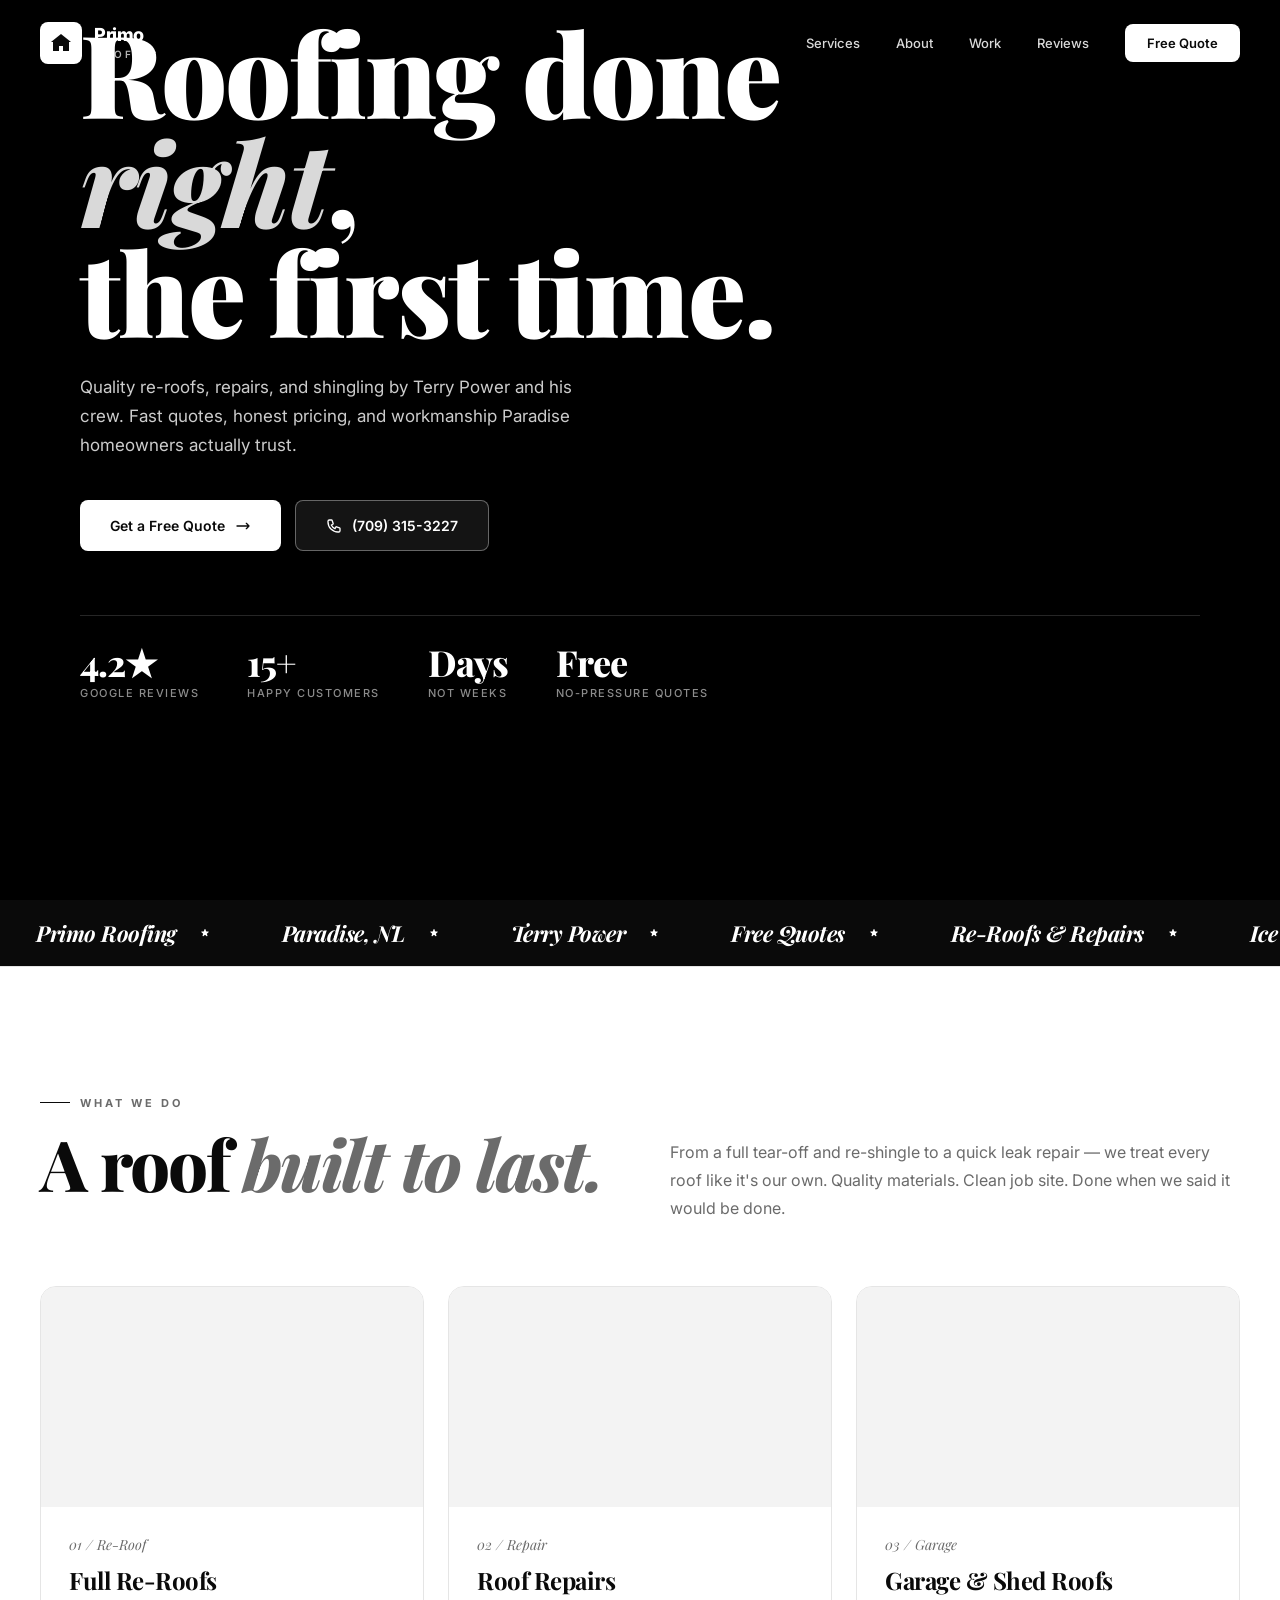
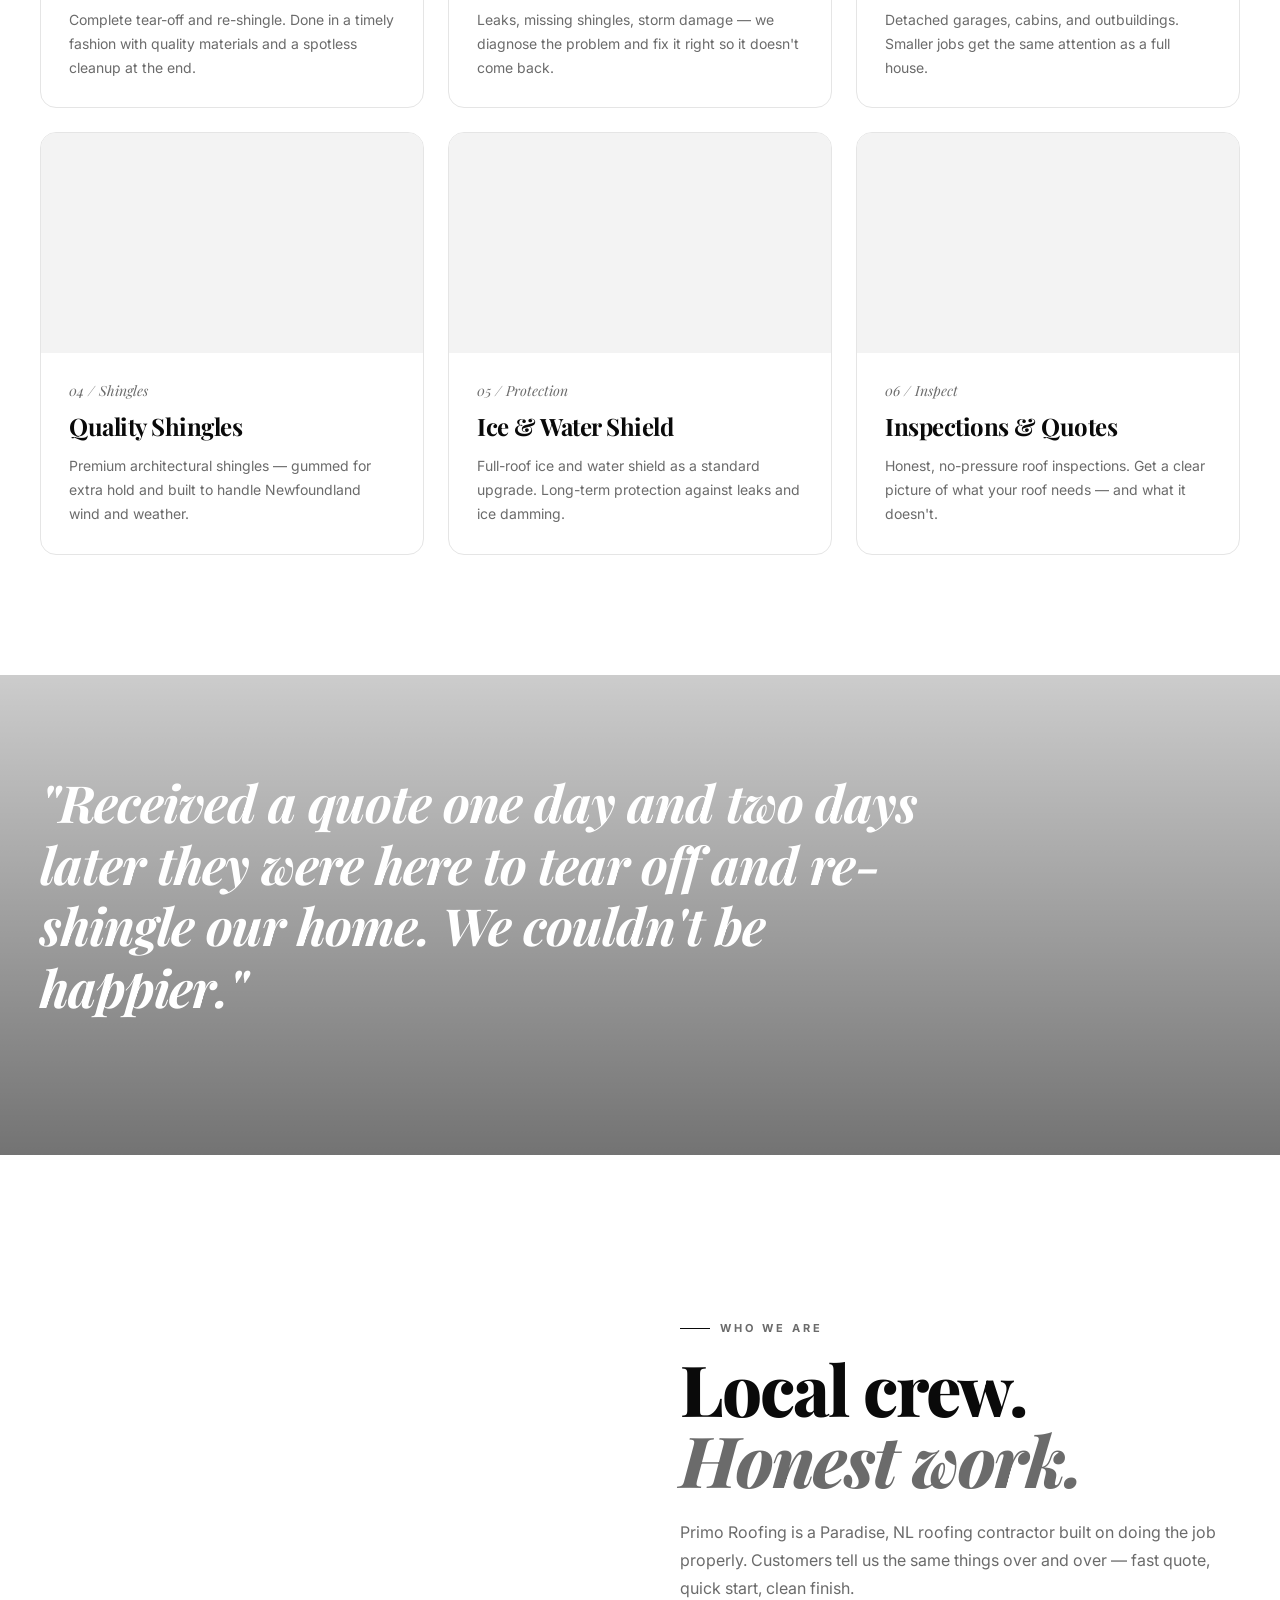
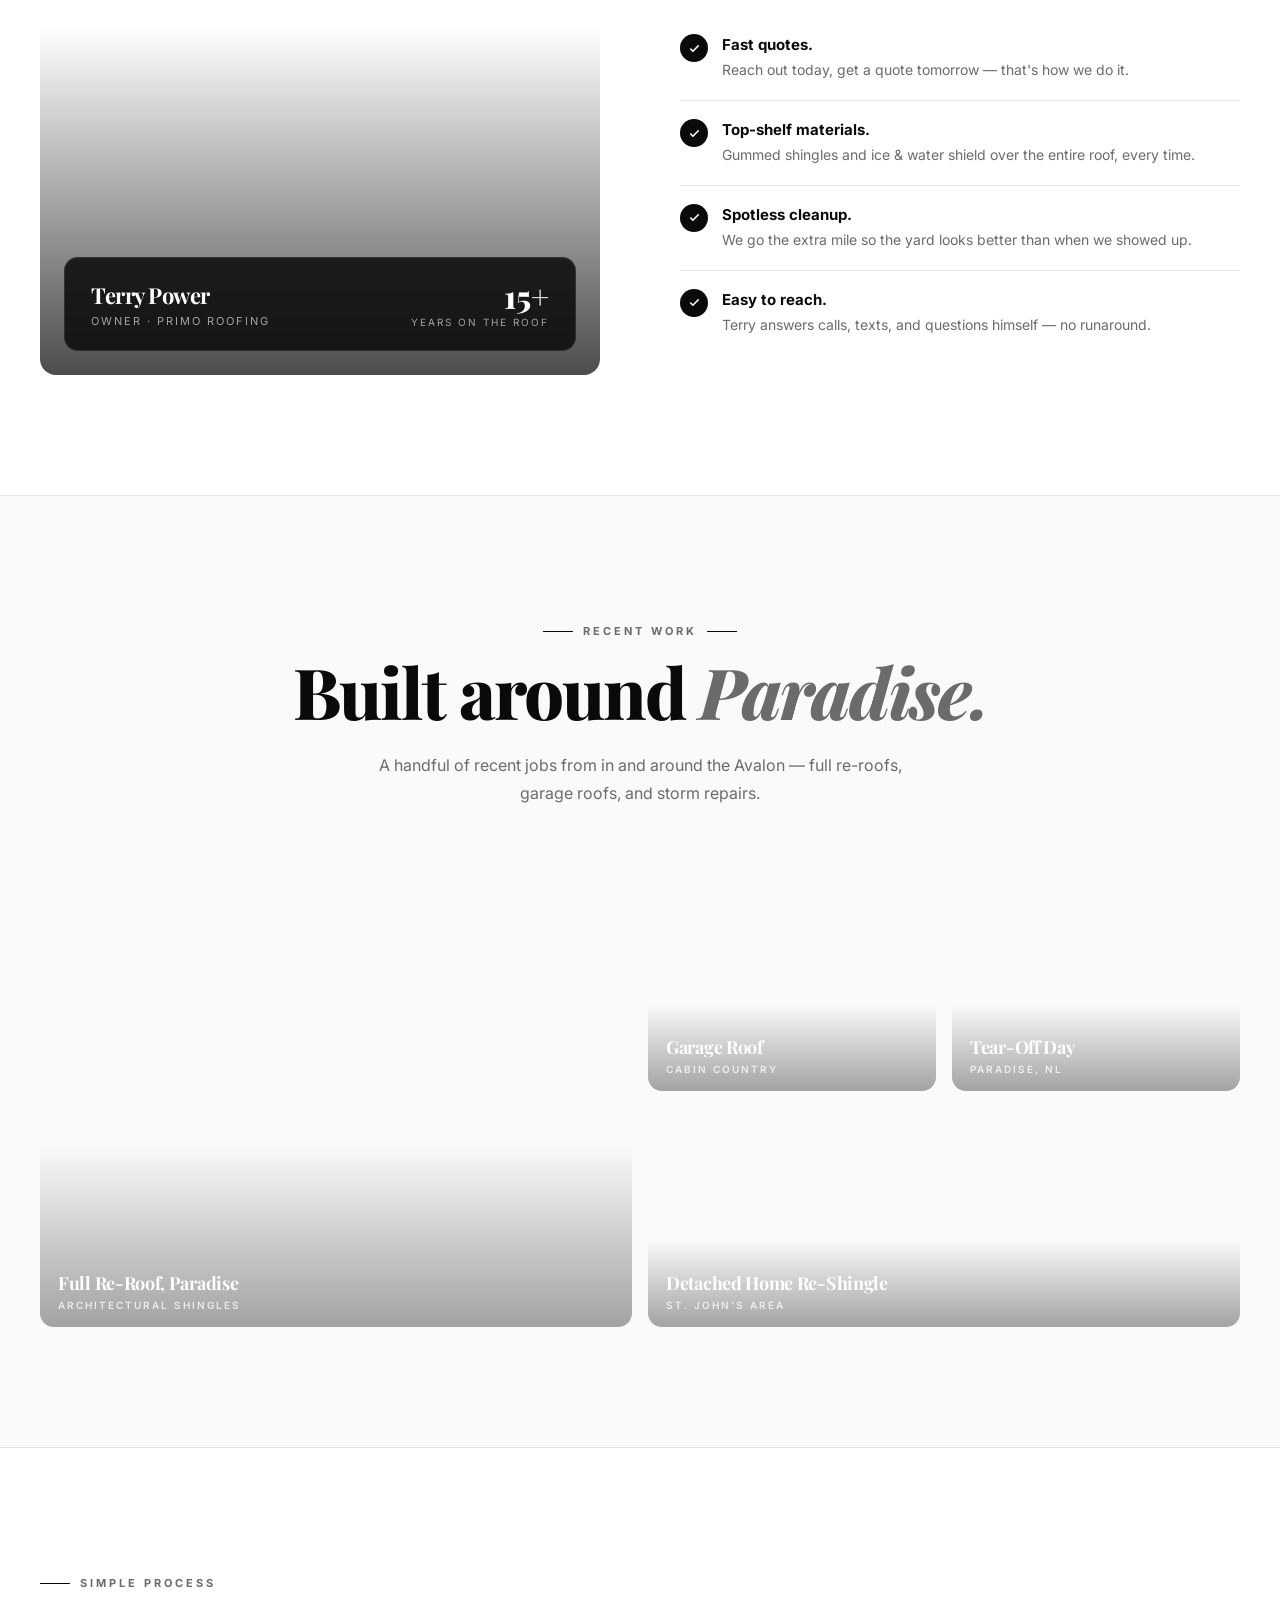
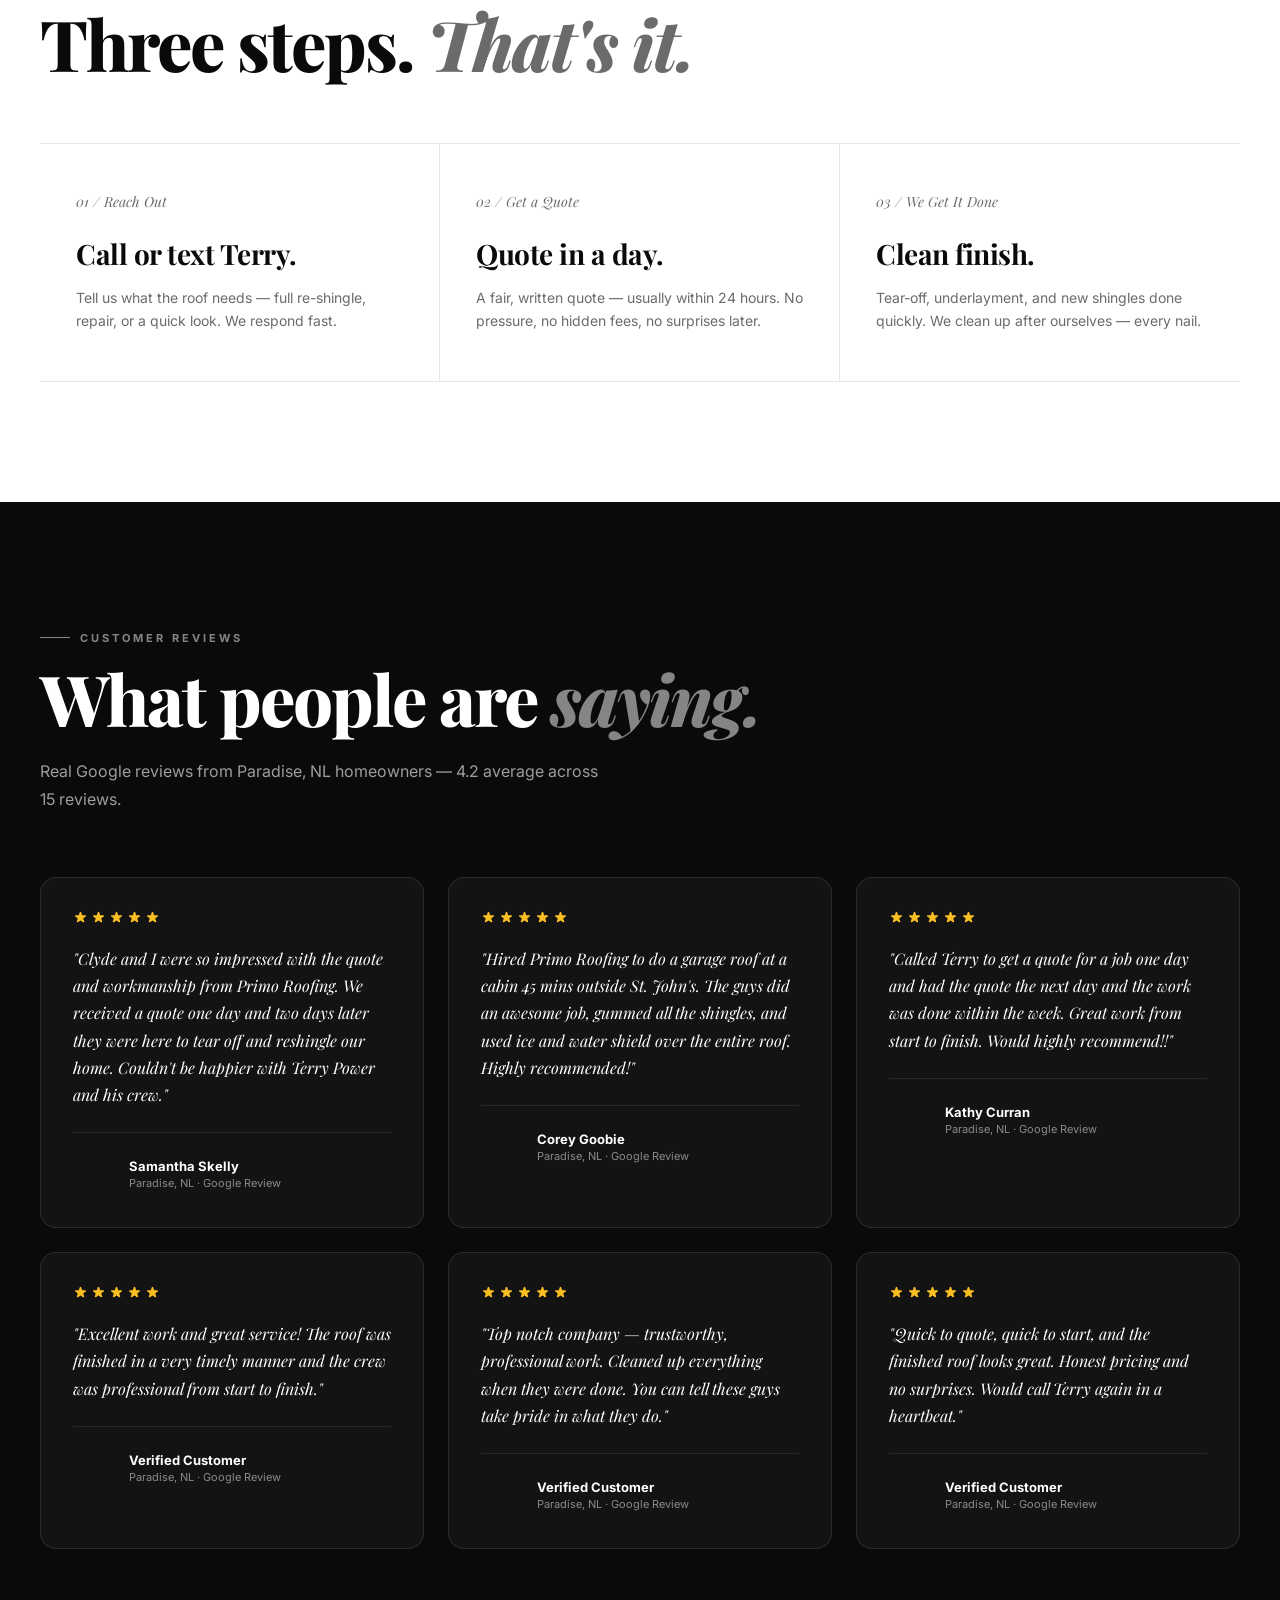
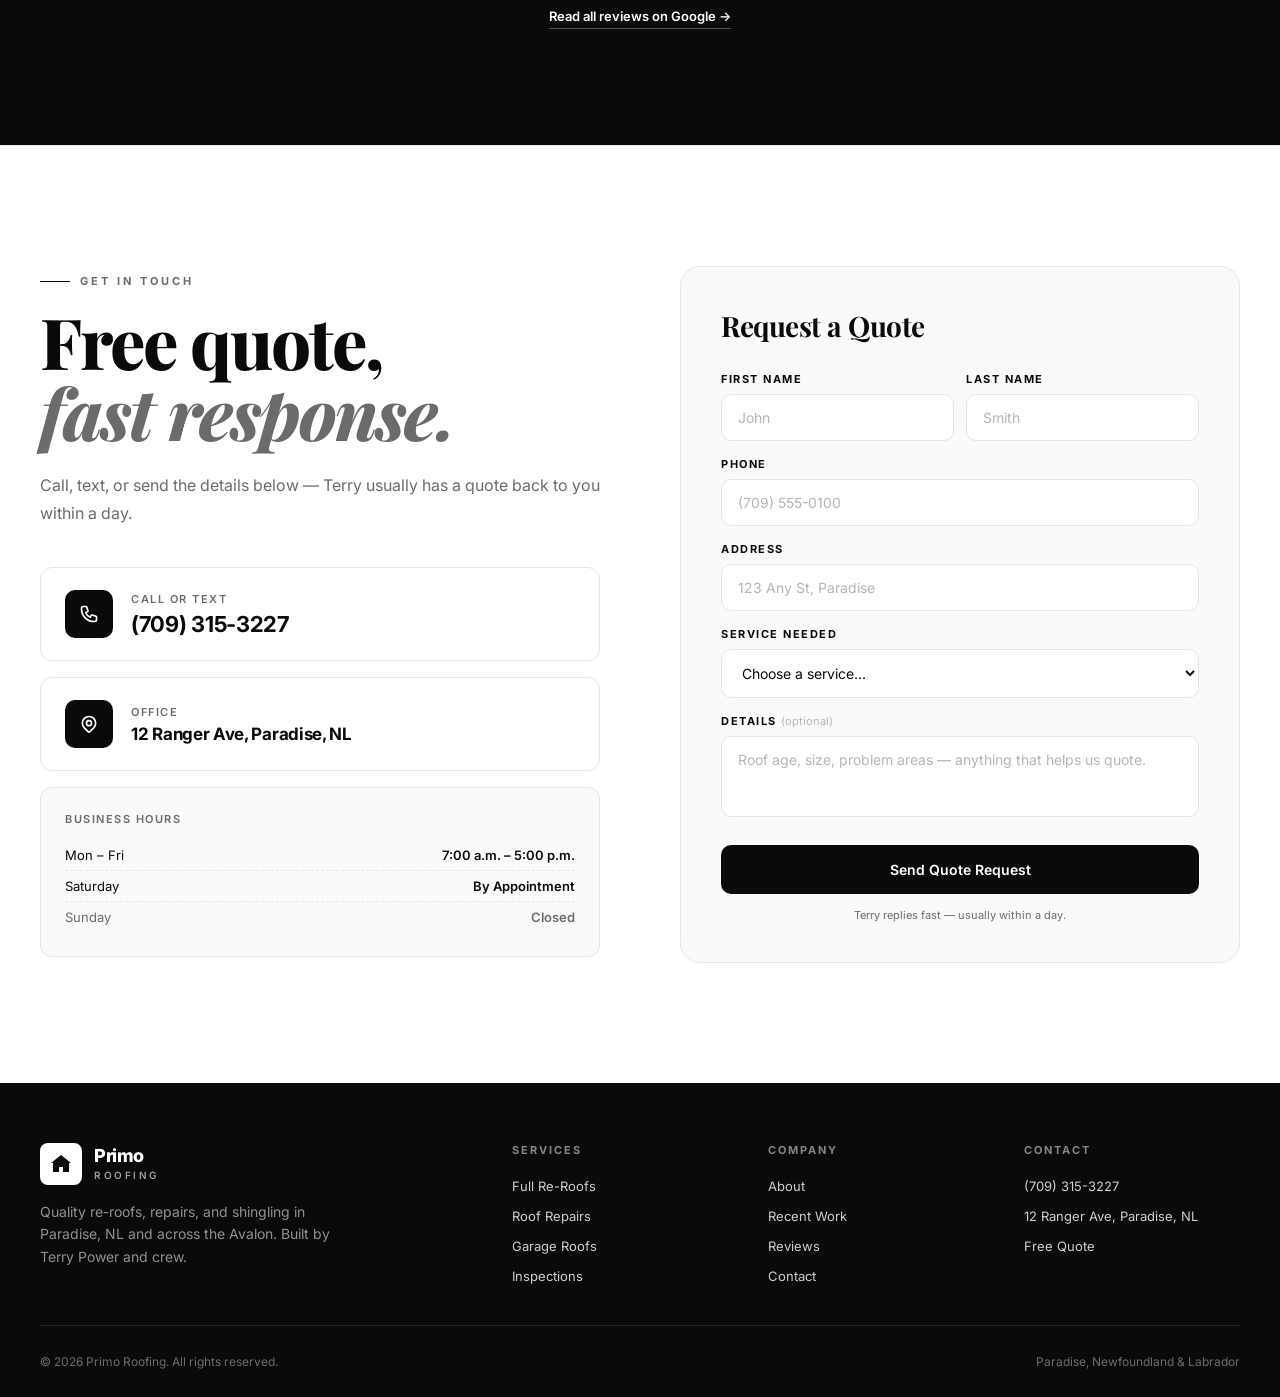
<file: primo.html>
<!DOCTYPE html>
<html lang="en">
<head>
  <meta charset="UTF-8"/>
  <meta name="viewport" content="width=device-width, initial-scale=1.0"/>
  <title>Primo Roofing — Paradise, NL | Terry Power</title>
  <meta name="description" content="Primo Roofing in Paradise, NL. Professional shingling, re-roofs, and repairs by Terry Power and crew. Fast quotes, quality workmanship. Call (709) 315-3227."/>
  <link rel="preconnect" href="https://fonts.googleapis.com"/>
  <link rel="preconnect" href="https://fonts.gstatic.com" crossorigin/>
  <link rel="preconnect" href="https://images.unsplash.com" crossorigin/>
  <link href="https://fonts.googleapis.com/css2?family=Inter:wght@400;500;600;700;800;900&family=Playfair+Display:wght@700;800;900&display=swap" rel="stylesheet"/>
  <style>
    *, *::before, *::after { box-sizing: border-box; margin: 0; padding: 0; }
    @media (prefers-reduced-motion: reduce) { *, *::before, *::after { animation-duration:.01ms!important; transition-duration:.01ms!important; } }

    :root {
      --ink: #0a0a0a;
      --ink-2: #1a1a1a;
      --ink-3: #2a2a2a;
      --line: #e5e5e5;
      --muted: #6b6b6b;
      --bg: #ffffff;
      --bg-2: #fafafa;
      --bg-3: #f3f3f3;
    }

    html { scroll-behavior: smooth; }

    body {
      font-family: 'Inter', sans-serif;
      background: var(--bg);
      color: var(--ink);
      overflow-x: hidden;
      -webkit-font-smoothing: antialiased;
    }

    ::-webkit-scrollbar { width: 6px; }
    ::-webkit-scrollbar-track { background: var(--bg-3); }
    ::-webkit-scrollbar-thumb { background: var(--ink); border-radius: 3px; }

    .serif { font-family: 'Playfair Display', serif; }

    /* ── Navbar ── */
    #nav {
      position: fixed; top: 0; left: 0; right: 0; z-index: 100;
      padding: 22px 40px;
      display: flex; align-items: center; justify-content: space-between;
      transition: background .3s, backdrop-filter .3s, padding .3s, border-color .3s;
      border-bottom: 1px solid transparent;
    }
    #nav.solid {
      background: rgba(255,255,255,.92);
      backdrop-filter: blur(16px);
      padding: 14px 40px;
      border-bottom: 1px solid var(--line);
    }
    #nav.top { color: #fff; }
    #nav.top .nav-links a { color: rgba(255,255,255,.85); }
    #nav.top .nav-links a:hover { color: #fff; }
    #nav.top .logo-text strong { color: #fff; }
    #nav.top .logo-text span { color: rgba(255,255,255,.7); }
    #nav.top .logo-mark { background: #fff; color: var(--ink); }
    #nav.top .logo-mark svg { fill: var(--ink); }
    #nav.top .hamburger span { background: #fff; }
    .nav-logo { display: flex; align-items: center; gap: 12px; text-decoration: none; }
    .logo-mark {
      width: 42px; height: 42px; background: var(--ink); border-radius: 8px;
      display: flex; align-items: center; justify-content: center;
      transition: background .3s;
    }
    .logo-mark svg { width: 24px; height: 24px; fill: #fff; transition: fill .3s; }
    .logo-text { line-height: 1; }
    .logo-text strong { display: block; font-size: 18px; font-weight: 800; color: var(--ink); letter-spacing: -0.4px; transition: color .3s; }
    .logo-text span { font-size: 10px; font-weight: 600; color: var(--muted); letter-spacing: 2.5px; text-transform: uppercase; transition: color .3s; }
    .nav-links { display: flex; align-items: center; gap: 36px; }
    .nav-links a { color: var(--ink); text-decoration: none; font-size: 13px; font-weight: 500; transition: color .2s; }
    .nav-links a:hover { color: var(--muted); }
    .nav-cta {
      background: var(--ink) !important; color: #fff !important; padding: 11px 22px;
      border-radius: 8px; font-weight: 600 !important; font-size: 13px !important;
      transition: background .2s, transform .15s !important;
    }
    #nav.top .nav-cta { background: #fff !important; color: var(--ink) !important; }
    .nav-cta:hover { background: var(--ink-3) !important; transform: translateY(-1px); }
    #nav.top .nav-cta:hover { background: rgba(255,255,255,.85) !important; }

    .hamburger { display: none; background: none; border: none; cursor: pointer; padding: 6px; }
    .hamburger span { display: block; width: 24px; height: 2px; background: var(--ink); margin: 5px 0; border-radius: 2px; transition: .3s; }
    #mobile-menu {
      display: none; position: fixed; top: 0; left: 0; right: 0; bottom: 0; z-index: 99;
      background: #fff; flex-direction: column; align-items: center; justify-content: center; gap: 28px;
    }
    #mobile-menu.open { display: flex; }
    #mobile-menu a { color: var(--ink); text-decoration: none; font-size: 28px; font-weight: 700; }
    #mobile-menu .close-btn { position: absolute; top: 24px; right: 32px; background: none; border: none; color: var(--ink); font-size: 36px; cursor: pointer; }

    /* ── Hero ── */
    #hero {
      position: relative; height: 100vh; min-height: 680px;
      display: flex; align-items: flex-end; overflow: hidden;
      background: #000;
    }
    .hero-img {
      position: absolute; inset: 0;
      background-image: url('https://images.unsplash.com/photo-1605146768851-eda79da39897?auto=format&fit=crop&w=2200&q=80');
      background-size: cover; background-position: center;
      transform: scale(1.05);
      animation: heroZoom 20s ease-out forwards;
    }
    @keyframes heroZoom { to { transform: scale(1); } }
    .hero-overlay {
      position: absolute; inset: 0;
      background: linear-gradient(180deg, rgba(0,0,0,.45) 0%, rgba(0,0,0,.2) 40%, rgba(0,0,0,.85) 100%);
    }
    .hero-content { position: relative; z-index: 10; max-width: 1280px; margin: 0 auto; padding: 0 40px 80px; width: 100%; color: #fff; }
    .hero-badge {
      display: inline-flex; align-items: center; gap: 10px;
      border: 1px solid rgba(255,255,255,.3); background: rgba(255,255,255,.08);
      backdrop-filter: blur(10px);
      border-radius: 100px; padding: 7px 16px; margin-bottom: 32px;
    }
    .badge-dot { width: 8px; height: 8px; background: #fff; border-radius: 50%; animation: pulse 2s infinite; }
    @keyframes pulse { 0%,100%{opacity:1} 50%{opacity:.4} }
    .badge-text { font-size: 11px; font-weight: 600; color: #fff; letter-spacing: 1.5px; text-transform: uppercase; }

    .hero-title {
      font-family: 'Playfair Display', serif;
      font-size: clamp(56px, 9vw, 132px);
      font-weight: 900;
      line-height: .95; letter-spacing: -2px;
      margin-bottom: 28px; max-width: 900px;
      animation: fadeUp 1s .1s ease both;
    }
    .hero-title em { font-style: italic; font-weight: 800; color: rgba(255,255,255,.85); }
    @keyframes fadeUp { from{opacity:0;transform:translateY(40px)} to{opacity:1;transform:translateY(0)} }

    .hero-sub {
      font-size: 17px; color: rgba(255,255,255,.8); max-width: 540px; line-height: 1.7;
      margin-bottom: 40px; animation: fadeUp 1s .3s ease both;
    }
    .hero-btns { display: flex; flex-wrap: wrap; gap: 14px; margin-bottom: 64px; animation: fadeUp 1s .45s ease both; }
    .btn-primary {
      display: inline-flex; align-items: center; gap: 10px;
      background: #fff; color: var(--ink); text-decoration: none;
      padding: 16px 30px; border-radius: 8px; font-weight: 600; font-size: 14px;
      transition: background .2s, transform .15s, box-shadow .2s;
      box-shadow: 0 10px 40px rgba(0,0,0,.25);
    }
    .btn-primary:hover { background: var(--ink); color: #fff; transform: translateY(-2px); }
    .btn-outline {
      display: inline-flex; align-items: center; gap: 10px;
      border: 1px solid rgba(255,255,255,.35); background: rgba(255,255,255,.08);
      color: #fff; text-decoration: none; padding: 16px 30px; border-radius: 8px;
      font-weight: 600; font-size: 14px; backdrop-filter: blur(8px);
      transition: background .2s, border-color .2s;
    }
    .btn-outline:hover { background: rgba(255,255,255,.18); border-color: #fff; }

    .hero-meta {
      display: flex; gap: 48px; padding-top: 28px;
      border-top: 1px solid rgba(255,255,255,.15);
      animation: fadeUp 1s .6s ease both; flex-wrap: wrap;
    }
    .meta-item { }
    .meta-num { font-family: 'Playfair Display', serif; font-size: 36px; font-weight: 800; color: #fff; letter-spacing: -1px; line-height: 1; margin-bottom: 6px; }
    .meta-label { font-size: 11px; color: rgba(255,255,255,.55); font-weight: 500; text-transform: uppercase; letter-spacing: 1.5px; }

    /* ── Marquee ── */
    .marquee-wrap {
      background: var(--ink); padding: 18px 0; overflow: hidden;
    }
    .marquee-track { display: flex; width: max-content; animation: marquee 25s linear infinite; }
    .marquee-track:hover { animation-play-state: paused; }
    .marquee-item {
      white-space: nowrap; padding: 0 36px; font-family: 'Playfair Display', serif;
      font-size: 22px; font-weight: 700; font-style: italic;
      color: #fff; letter-spacing: -0.5px;
      display: flex; align-items: center; gap: 24px;
    }
    .marquee-star { width: 10px; height: 10px; }
    @keyframes marquee { from{transform:translateX(0)} to{transform:translateX(-50%)} }

    /* ── Sections ── */
    section { padding: 120px 40px; max-width: 1280px; margin: 0 auto; }
    .section-label { font-size: 11px; font-weight: 700; letter-spacing: 3px; text-transform: uppercase; color: var(--muted); margin-bottom: 18px; display: inline-flex; align-items:center; gap:10px; }
    .section-label::before { content: ''; width: 30px; height: 1px; background: var(--ink); }
    .section-title { font-family: 'Playfair Display', serif; font-size: clamp(40px, 5.5vw, 72px); font-weight: 800; color: var(--ink); letter-spacing: -2px; line-height: 1; margin-bottom: 24px; }
    .section-title em { font-style: italic; color: var(--muted); }
    .section-sub { font-size: 16px; color: var(--muted); max-width: 560px; line-height: 1.75; }

    /* ── Services ── */
    #services-wrap { background: var(--bg); border-top: 1px solid var(--line); }
    .services-head { display: grid; grid-template-columns: 1fr 1fr; gap: 60px; align-items: end; margin-bottom: 64px; }
    .services-grid { display: grid; grid-template-columns: repeat(3, 1fr); gap: 24px; }
    .service-card {
      background: var(--bg); border: 1px solid var(--line); border-radius: 16px;
      overflow: hidden; cursor: default;
      transition: transform .3s, box-shadow .3s, border-color .3s;
    }
    .service-card:hover { transform: translateY(-6px); box-shadow: 0 20px 50px rgba(0,0,0,.08); border-color: var(--ink); }
    .service-img { width:100%; height: 220px; background: var(--bg-3); background-size: cover; background-position: center; transition: transform .5s; }
    .service-card:hover .service-img { transform: scale(1.05); }
    .service-body { padding: 28px; }
    .service-num { font-family: 'Playfair Display', serif; font-style: italic; font-size: 14px; color: var(--muted); margin-bottom: 10px; }
    .service-card h3 { font-family: 'Playfair Display', serif; font-size: 24px; font-weight: 700; color: var(--ink); margin-bottom: 12px; letter-spacing: -0.5px; }
    .service-card p { font-size: 14px; color: var(--muted); line-height: 1.7; }

    /* ── Photo divider band ── */
    .photo-band {
      height: 480px;
      background-size: cover; background-position: center;
      position: relative;
      background-image: url('https://images.unsplash.com/photo-1632759145355-8b8f3ab1ec0b?auto=format&fit=crop&w=2200&q=80');
      background-attachment: fixed;
    }
    .photo-band::after {
      content:''; position:absolute; inset:0;
      background: linear-gradient(180deg, rgba(0,0,0,.2), rgba(0,0,0,.55));
    }
    .photo-band-content {
      position: relative; z-index: 2;
      max-width: 1280px; margin: 0 auto; padding: 0 40px;
      height: 100%; display: flex; flex-direction: column; justify-content: center;
      color: #fff;
    }
    .photo-band-quote {
      font-family: 'Playfair Display', serif; font-style: italic;
      font-size: clamp(32px, 4vw, 52px); font-weight: 700;
      line-height: 1.2; letter-spacing: -1px; max-width: 880px;
    }
    .photo-band-author { margin-top: 24px; font-size: 12px; letter-spacing: 2px; text-transform: uppercase; color: rgba(255,255,255,.7); font-weight: 600; }

    /* ── About ── */
    #about-wrap { background: var(--bg); }
    .about-grid { display: grid; grid-template-columns: 1fr 1fr; gap: 80px; align-items: center; }
    .about-photo {
      position: relative; border-radius: 16px; overflow: hidden;
      aspect-ratio: 4/5;
      background-image: url('https://images.unsplash.com/photo-1581094271901-8022df4466f9?auto=format&fit=crop&w=1400&q=80');
      background-size: cover; background-position: center;
    }
    .about-photo::after {
      content:''; position:absolute; inset:0;
      background: linear-gradient(180deg, transparent 50%, rgba(0,0,0,.7));
    }
    .photo-overlay-card {
      position: absolute; left: 24px; bottom: 24px; right: 24px;
      background: rgba(10,10,10,.85); backdrop-filter: blur(12px);
      border: 1px solid rgba(255,255,255,.1);
      border-radius: 14px; padding: 22px 26px; color: #fff;
      display: flex; align-items: center; justify-content: space-between; gap: 16px;
      z-index: 3;
    }
    .photo-overlay-card .name { font-family: 'Playfair Display', serif; font-size: 22px; font-weight: 700; letter-spacing: -0.5px; }
    .photo-overlay-card .role { font-size: 11px; color: rgba(255,255,255,.6); text-transform: uppercase; letter-spacing: 2px; margin-top: 4px; }
    .photo-overlay-card .yrs { text-align: right; }
    .photo-overlay-card .yrs-num { font-family: 'Playfair Display', serif; font-size: 32px; font-weight: 800; line-height: 1; }
    .photo-overlay-card .yrs-lbl { font-size: 10px; color: rgba(255,255,255,.6); text-transform: uppercase; letter-spacing: 2px; margin-top: 4px; }

    .checklist { list-style: none; display: flex; flex-direction: column; gap: 18px; margin-top: 32px; }
    .checklist li { display: flex; align-items: flex-start; gap: 14px; padding-bottom: 18px; border-bottom: 1px solid var(--line); }
    .checklist li:last-child { border-bottom: none; padding-bottom: 0; }
    .check-icon {
      width: 28px; height: 28px; background: var(--ink); border-radius: 50%;
      display: flex; align-items: center; justify-content: center; flex-shrink: 0;
    }
    .check-icon svg { width: 13px; height: 13px; stroke: #fff; }
    .checklist li div p { font-size: 14px; color: var(--muted); line-height: 1.7; margin-top: 4px; }
    .checklist li div strong { color: var(--ink); font-size: 15px; font-weight: 700; }

    /* ── Gallery ── */
    #gallery-wrap { background: var(--bg-2); border-top: 1px solid var(--line); border-bottom: 1px solid var(--line); }
    .gallery-head { text-align: center; margin-bottom: 64px; }
    .gallery-head .section-label { justify-content: center; }
    .gallery-head .section-label::before, .gallery-head .section-label::after { content:''; width: 30px; height:1px; background: var(--ink); }
    .gallery-grid {
      display: grid; grid-template-columns: repeat(4, 1fr); grid-auto-rows: 220px;
      gap: 16px;
    }
    .gallery-item {
      border-radius: 14px; overflow: hidden; position: relative; cursor: pointer;
      background-size: cover; background-position: center;
      transition: transform .4s;
    }
    .gallery-item::after {
      content:''; position:absolute; inset:0;
      background: linear-gradient(180deg, transparent 60%, rgba(0,0,0,.7));
      opacity:.5; transition: opacity .3s;
    }
    .gallery-item:hover::after { opacity: 1; }
    .gallery-item:hover { transform: scale(1.01); }
    .gallery-cap {
      position: absolute; left: 18px; bottom: 16px; right: 18px;
      color: #fff; z-index: 2;
      font-family: 'Playfair Display', serif;
      font-size: 18px; font-weight: 700; letter-spacing: -0.3px;
    }
    .gallery-cap span { display: block; font-family: 'Inter', sans-serif; font-size: 10px; font-weight: 600; letter-spacing: 2px; text-transform: uppercase; color: rgba(255,255,255,.75); margin-top: 4px; }
    .gi-1 { grid-column: span 2; grid-row: span 2; }
    .gi-2 { grid-column: span 1; }
    .gi-3 { grid-column: span 1; }
    .gi-4 { grid-column: span 2; }

    /* ── Process ── */
    #process-wrap { background: var(--bg); }
    .process-grid { display: grid; grid-template-columns: repeat(3, 1fr); gap: 0; margin-top: 64px; border-top: 1px solid var(--line); border-bottom: 1px solid var(--line); }
    .process-card {
      padding: 48px 36px; position: relative;
      border-right: 1px solid var(--line);
      transition: background .3s;
    }
    .process-card:last-child { border-right: none; }
    .process-card:hover { background: var(--bg-2); }
    .process-num {
      font-family: 'Playfair Display', serif;
      font-size: 14px; font-style: italic; color: var(--muted);
      margin-bottom: 24px;
    }
    .process-card h3 { font-family: 'Playfair Display', serif; font-size: 28px; font-weight: 700; color: var(--ink); margin-bottom: 14px; letter-spacing: -0.5px; }
    .process-card p { font-size: 14px; color: var(--muted); line-height: 1.7; }

    /* ── Reviews ── */
    #reviews-wrap { background: var(--ink); color: #fff; }
    #reviews-wrap .section-label { color: rgba(255,255,255,.5); }
    #reviews-wrap .section-label::before { background: rgba(255,255,255,.5); }
    #reviews-wrap .section-title { color: #fff; }
    #reviews-wrap .section-title em { color: rgba(255,255,255,.5); }
    #reviews-wrap .section-sub { color: rgba(255,255,255,.6); }
    .reviews-grid { display: grid; grid-template-columns: repeat(3, 1fr); gap: 24px; margin-top: 64px; }
    .review-card {
      background: rgba(255,255,255,.04); border: 1px solid rgba(255,255,255,.1);
      border-radius: 16px; padding: 32px;
      transition: border-color .3s, transform .3s, background .3s;
    }
    .review-card:hover { border-color: rgba(255,255,255,.3); transform: translateY(-4px); background: rgba(255,255,255,.06); }
    .review-stars { display: flex; gap: 3px; margin-bottom: 20px; }
    .star { width: 15px; height: 15px; fill: #fbbf24; }
    .star.empty { fill: rgba(255,255,255,.15); }
    .review-text { font-family: 'Playfair Display', serif; font-style: italic; font-size: 16px; color: #fff; line-height: 1.7; margin-bottom: 24px; }
    .reviewer { display: flex; align-items: center; gap: 14px; padding-top: 20px; border-top: 1px solid rgba(255,255,255,.08); }
    .reviewer-avatar {
      width: 42px; height: 42px; border-radius: 50%; display: flex;
      align-items: center; justify-content: center; font-size: 13px; font-weight: 700; flex-shrink: 0; color:#fff;
      background-size: cover; background-position: center;
    }
    .reviewer-name { font-size: 13px; font-weight: 700; color: #fff; }
    .reviewer-loc { font-size: 11px; color: rgba(255,255,255,.5); margin-top: 2px; }
    .reviews-cta { text-align:center; margin-top: 56px; }
    .reviews-cta a { color: #fff; font-size: 13px; font-weight: 600; text-decoration: none; border-bottom: 1px solid rgba(255,255,255,.3); padding-bottom: 4px; transition: border-color .2s; }
    .reviews-cta a:hover { border-color: #fff; }

    /* ── Contact ── */
    #contact-wrap { background: var(--bg); border-top: 1px solid var(--line); }
    .contact-grid { display: grid; grid-template-columns: 1fr 1fr; gap: 80px; align-items: start; }
    .contact-info { display: flex; flex-direction: column; gap: 16px; margin-top: 40px; }
    .contact-card {
      display: flex; align-items: center; gap: 18px;
      background: var(--bg); border: 1px solid var(--line);
      border-radius: 12px; padding: 22px 24px;
      transition: border-color .3s, background .3s;
      text-decoration: none; color: inherit;
    }
    .contact-card:hover { border-color: var(--ink); background: var(--bg-2); }
    .contact-icon {
      width: 48px; height: 48px; background: var(--ink);
      border-radius: 10px; display: flex; align-items: center; justify-content: center; flex-shrink: 0;
    }
    .contact-icon svg { width: 20px; height: 20px; stroke: #fff; }
    .contact-who { font-size: 11px; color: var(--muted); font-weight: 600; text-transform: uppercase; letter-spacing: 1.5px; margin-bottom: 5px; }
    .contact-val { font-size: 17px; font-weight: 700; color: var(--ink); letter-spacing: -0.3px; }
    .contact-val.lg { font-size: 22px; }
    .hours-card {
      background: var(--bg-2); border: 1px solid var(--line);
      border-radius: 12px; padding: 24px;
    }
    .hours-title { font-size: 11px; color: var(--muted); font-weight: 600; text-transform: uppercase; letter-spacing: 1.5px; margin-bottom: 14px; }
    .hours-row { display: flex; justify-content: space-between; font-size: 13px; padding: 7px 0; color: var(--ink); border-bottom: 1px dashed var(--line); }
    .hours-row:last-child { border-bottom: none; }
    .hours-row.closed { color: var(--muted); }
    .hours-row span:last-child { font-weight: 600; }

    .form-card {
      background: var(--bg-2); border: 1px solid var(--line);
      border-radius: 20px; padding: 40px;
    }
    .form-card h3 { font-family: 'Playfair Display', serif; font-size: 28px; font-weight: 700; color: var(--ink); margin-bottom: 28px; letter-spacing: -0.5px; }
    .form-row { display: grid; grid-template-columns: 1fr 1fr; gap: 12px; }
    .form-group { margin-bottom: 16px; }
    .form-group label { display: block; font-size: 11px; font-weight: 700; color: var(--ink); text-transform: uppercase; letter-spacing: 1.5px; margin-bottom: 8px; }
    .form-group input, .form-group select, .form-group textarea {
      width: 100%; background: #fff; border: 1px solid var(--line);
      border-radius: 10px; padding: 14px 16px; color: var(--ink); font-size: 14px; font-family: 'Inter', sans-serif;
      outline: none; transition: border-color .2s;
    }
    .form-group input::placeholder, .form-group textarea::placeholder { color: #b5b5b5; }
    .form-group input:focus, .form-group select:focus, .form-group textarea:focus { border-color: var(--ink); }
    .form-group select { cursor: pointer; }
    .form-group textarea { resize: none; }
    .submit-btn {
      width: 100%; background: var(--ink); color: #fff; border: none; cursor: pointer;
      padding: 16px; border-radius: 10px; font-size: 14px; font-weight: 600; font-family: 'Inter', sans-serif;
      transition: background .2s, transform .15s;
      margin-top: 8px;
    }
    .submit-btn:hover { background: var(--ink-3); transform: translateY(-1px); }
    .submit-btn:disabled { opacity: .6; cursor: not-allowed; transform: none; }
    .form-note { font-size: 11px; color: var(--muted); text-align: center; margin-top: 14px; }
    #success-msg { display: none; text-align: center; padding: 40px 20px; }
    #success-msg .check { width: 64px; height: 64px; background: var(--ink); border-radius: 50%; display: flex; align-items: center; justify-content: center; margin: 0 auto 20px; }
    #success-msg h4 { font-family: 'Playfair Display', serif; font-size: 28px; font-weight: 700; color: var(--ink); margin-bottom: 10px; }
    #success-msg p { font-size: 14px; color: var(--muted); }

    /* ── Footer ── */
    footer {
      background: var(--ink); color: #fff;
      padding: 60px 40px 28px;
    }
    .footer-inner { max-width: 1280px; margin: 0 auto; }
    .footer-grid { display: grid; grid-template-columns: 2fr 1fr 1fr 1fr; gap: 40px; padding-bottom: 40px; border-bottom: 1px solid rgba(255,255,255,.1); }
    .footer-brand .nav-logo { margin-bottom: 16px; }
    .footer-brand .logo-mark { background: #fff; }
    .footer-brand .logo-mark svg { fill: var(--ink); }
    .footer-brand .logo-text strong { color: #fff; }
    .footer-brand .logo-text span { color: rgba(255,255,255,.6); }
    .footer-tag { font-size: 14px; color: rgba(255,255,255,.55); line-height: 1.6; max-width: 320px; }
    .footer-col h4 { font-size: 11px; font-weight: 700; text-transform: uppercase; letter-spacing: 2px; color: rgba(255,255,255,.5); margin-bottom: 18px; }
    .footer-col ul { list-style: none; display: flex; flex-direction: column; gap: 10px; }
    .footer-col a { color: rgba(255,255,255,.8); text-decoration: none; font-size: 13px; transition: color .2s; }
    .footer-col a:hover { color: #fff; }
    .footer-bot { display: flex; align-items: center; justify-content: space-between; flex-wrap: wrap; gap: 12px; padding-top: 28px; }
    .footer-copy { font-size: 12px; color: rgba(255,255,255,.4); }
    .footer-bot-r { font-size: 12px; color: rgba(255,255,255,.4); }

    /* ── Reveal ── */
    .reveal { opacity: 0; transform: translateY(30px); transition: opacity .8s ease, transform .8s ease; }
    .reveal.up { opacity: 1; transform: translateY(0); }

    /* ── Responsive ── */
    @media (max-width: 1000px) {
      .gallery-grid { grid-template-columns: repeat(2, 1fr); grid-auto-rows: 200px; }
      .gi-1 { grid-column: span 2; grid-row: span 2; }
      .gi-2, .gi-3, .gi-4 { grid-column: span 1; }
      .gi-4 { grid-column: span 2; }
    }
    @media (max-width: 900px) {
      #nav { padding: 16px 24px; }
      #nav.solid { padding: 12px 24px; }
      .nav-links { display: none; }
      .hamburger { display: block; }
      .hero-content { padding: 0 24px 60px; }
      .hero-meta { gap: 28px; }
      .meta-num { font-size: 28px; }
      section { padding: 80px 24px; }
      .services-head { grid-template-columns: 1fr; gap: 20px; }
      .services-grid, .reviews-grid { grid-template-columns: 1fr; }
      .process-grid { grid-template-columns: 1fr; }
      .process-card { border-right: none; border-bottom: 1px solid var(--line); }
      .process-card:last-child { border-bottom: none; }
      .about-grid, .contact-grid { grid-template-columns: 1fr; gap: 50px; }
      .photo-band { height: 360px; background-attachment: scroll; }
      .form-row { grid-template-columns: 1fr; }
      .form-card { padding: 28px; }
      .footer-grid { grid-template-columns: 1fr 1fr; }
      footer { padding: 50px 24px 24px; }
      .gallery-grid { grid-template-columns: 1fr; grid-auto-rows: 240px; }
      .gi-1, .gi-2, .gi-3, .gi-4 { grid-column: span 1; grid-row: span 1; }
    }
  </style>
</head>
<body>

<!-- ═══ NAVBAR ═══ -->
<nav id="nav" class="top">
  <a class="nav-logo" href="#hero">
    <div class="logo-mark">
      <svg viewBox="0 0 24 24"><path d="M12 3L2 11h2v9h6v-5h4v5h6v-9h2L12 3z"/></svg>
    </div>
    <div class="logo-text"><strong>Primo</strong><span>Roofing</span></div>
  </a>
  <div class="nav-links">
    <a href="#services-wrap">Services</a>
    <a href="#about-wrap">About</a>
    <a href="#gallery-wrap">Work</a>
    <a href="#reviews-wrap">Reviews</a>
    <a href="#contact-wrap" class="nav-cta">Free Quote</a>
  </div>
  <button class="hamburger" id="ham" aria-label="Menu" aria-expanded="false">
    <span></span><span></span><span></span>
  </button>
</nav>

<!-- Mobile menu -->
<div id="mobile-menu" role="dialog" aria-modal="true" aria-label="Navigation">
  <button class="close-btn" id="close-menu" aria-label="Close menu">&times;</button>
  <a href="#services-wrap" onclick="closeMenu()">Services</a>
  <a href="#about-wrap" onclick="closeMenu()">About</a>
  <a href="#gallery-wrap" onclick="closeMenu()">Work</a>
  <a href="#reviews-wrap" onclick="closeMenu()">Reviews</a>
  <a href="#contact-wrap" onclick="closeMenu()">Free Quote</a>
</div>

<!-- ═══ HERO ═══ -->
<section id="hero" aria-label="Hero">
  <div class="hero-img"></div>
  <div class="hero-overlay"></div>
  <div class="hero-content">
    <div class="hero-badge">
      <span class="badge-dot"></span>
      <span class="badge-text">Now Booking · Paradise, NL</span>
    </div>
    <h1 class="hero-title">Roofing done <em>right</em>,<br/>the first time.</h1>
    <p class="hero-sub">Quality re-roofs, repairs, and shingling by Terry Power and his crew. Fast quotes, honest pricing, and workmanship Paradise homeowners actually trust.</p>
    <div class="hero-btns">
      <a href="#contact-wrap" class="btn-primary">
        Get a Free Quote
        <svg width="16" height="16" fill="none" stroke="currentColor" viewBox="0 0 24 24"><path stroke-linecap="round" stroke-linejoin="round" stroke-width="2" d="M17 8l4 4m0 0l-4 4m4-4H3"/></svg>
      </a>
      <a href="tel:7093153227" class="btn-outline">
        <svg width="16" height="16" fill="none" stroke="currentColor" viewBox="0 0 24 24"><path stroke-linecap="round" stroke-linejoin="round" stroke-width="2" d="M3 5a2 2 0 012-2h3.28a1 1 0 01.948.684l1.498 4.493a1 1 0 01-.502 1.21l-2.257 1.13a11.042 11.042 0 005.516 5.516l1.13-2.257a1 1 0 011.21-.502l4.493 1.498a1 1 0 01.684.949V19a2 2 0 01-2 2h-1C9.716 21 3 14.284 3 6V5z"/></svg>
        (709) 315-3227
      </a>
    </div>
    <div class="hero-meta">
      <div class="meta-item"><div class="meta-num">4.2★</div><div class="meta-label">Google Reviews</div></div>
      <div class="meta-item"><div class="meta-num">15+</div><div class="meta-label">Happy Customers</div></div>
      <div class="meta-item"><div class="meta-num">Days</div><div class="meta-label">Not Weeks</div></div>
      <div class="meta-item"><div class="meta-num">Free</div><div class="meta-label">No-Pressure Quotes</div></div>
    </div>
  </div>
</section>

<!-- ═══ MARQUEE ═══ -->
<div class="marquee-wrap" aria-hidden="true">
  <div class="marquee-track" id="marquee"></div>
</div>

<!-- ═══ SERVICES ═══ -->
<div id="services-wrap">
  <section>
    <div class="services-head">
      <div>
        <p class="section-label reveal">What We Do</p>
        <h2 class="section-title reveal">A roof <em>built to last.</em></h2>
      </div>
      <p class="section-sub reveal">From a full tear-off and re-shingle to a quick leak repair — we treat every roof like it's our own. Quality materials. Clean job site. Done when we said it would be done.</p>
    </div>
    <div class="services-grid" id="services-grid"></div>
  </section>
</div>

<!-- ═══ PHOTO BAND ═══ -->
<div class="photo-band">
  <div class="photo-band-content">
    <p class="photo-band-quote reveal">"Received a quote one day and two days later they were here to tear off and re-shingle our home. We couldn't be happier."</p>
    <p class="photo-band-author reveal">— Samantha Skelly · Google Review</p>
  </div>
</div>

<!-- ═══ ABOUT ═══ -->
<div id="about-wrap">
  <section>
    <div class="about-grid">
      <div class="about-photo reveal">
        <div class="photo-overlay-card">
          <div>
            <div class="name">Terry Power</div>
            <div class="role">Owner · Primo Roofing</div>
          </div>
          <div class="yrs">
            <div class="yrs-num">15+</div>
            <div class="yrs-lbl">Years on the Roof</div>
          </div>
        </div>
      </div>
      <div class="about-text reveal">
        <p class="section-label">Who We Are</p>
        <h2 class="section-title">Local crew. <em>Honest work.</em></h2>
        <p class="section-sub">Primo Roofing is a Paradise, NL roofing contractor built on doing the job properly. Customers tell us the same things over and over — fast quote, quick start, clean finish.</p>
        <ul class="checklist">
          <li>
            <div class="check-icon"><svg fill="none" stroke="currentColor" viewBox="0 0 24 24"><path stroke-linecap="round" stroke-linejoin="round" stroke-width="3" d="M5 13l4 4L19 7"/></svg></div>
            <div><strong>Fast quotes.</strong><p>Reach out today, get a quote tomorrow — that's how we do it.</p></div>
          </li>
          <li>
            <div class="check-icon"><svg fill="none" stroke="currentColor" viewBox="0 0 24 24"><path stroke-linecap="round" stroke-linejoin="round" stroke-width="3" d="M5 13l4 4L19 7"/></svg></div>
            <div><strong>Top-shelf materials.</strong><p>Gummed shingles and ice &amp; water shield over the entire roof, every time.</p></div>
          </li>
          <li>
            <div class="check-icon"><svg fill="none" stroke="currentColor" viewBox="0 0 24 24"><path stroke-linecap="round" stroke-linejoin="round" stroke-width="3" d="M5 13l4 4L19 7"/></svg></div>
            <div><strong>Spotless cleanup.</strong><p>We go the extra mile so the yard looks better than when we showed up.</p></div>
          </li>
          <li>
            <div class="check-icon"><svg fill="none" stroke="currentColor" viewBox="0 0 24 24"><path stroke-linecap="round" stroke-linejoin="round" stroke-width="3" d="M5 13l4 4L19 7"/></svg></div>
            <div><strong>Easy to reach.</strong><p>Terry answers calls, texts, and questions himself — no runaround.</p></div>
          </li>
        </ul>
      </div>
    </div>
  </section>
</div>

<!-- ═══ GALLERY ═══ -->
<div id="gallery-wrap">
  <section>
    <div class="gallery-head">
      <p class="section-label reveal">Recent Work</p>
      <h2 class="section-title reveal">Built around <em>Paradise.</em></h2>
      <p class="section-sub reveal" style="margin: 0 auto;">A handful of recent jobs from in and around the Avalon — full re-roofs, garage roofs, and storm repairs.</p>
    </div>
    <div class="gallery-grid">
      <div class="gallery-item gi-1 reveal" style="background-image:url('https://images.unsplash.com/photo-1605276374104-dee2a0ed3cd6?auto=format&fit=crop&w=1600&q=80')">
        <div class="gallery-cap">Full Re-Roof, Paradise<span>Architectural Shingles</span></div>
      </div>
      <div class="gallery-item gi-2 reveal" style="background-image:url('https://images.unsplash.com/photo-1592595896616-c37162298647?auto=format&fit=crop&w=1000&q=80')">
        <div class="gallery-cap">Garage Roof<span>Cabin Country</span></div>
      </div>
      <div class="gallery-item gi-3 reveal" style="background-image:url('https://images.unsplash.com/photo-1530268729831-4b0b9e170218?auto=format&fit=crop&w=1000&q=80')">
        <div class="gallery-cap">Tear-Off Day<span>Paradise, NL</span></div>
      </div>
      <div class="gallery-item gi-4 reveal" style="background-image:url('https://images.unsplash.com/photo-1503594384566-461fe158e797?auto=format&fit=crop&w=1600&q=80')">
        <div class="gallery-cap">Detached Home Re-Shingle<span>St. John's Area</span></div>
      </div>
    </div>
  </section>
</div>

<!-- ═══ PROCESS ═══ -->
<div id="process-wrap">
  <section>
    <p class="section-label reveal">Simple Process</p>
    <h2 class="section-title reveal">Three steps. <em>That's it.</em></h2>
    <div class="process-grid">
      <div class="process-card reveal">
        <div class="process-num">01 / Reach Out</div>
        <h3>Call or text Terry.</h3>
        <p>Tell us what the roof needs — full re-shingle, repair, or a quick look. We respond fast.</p>
      </div>
      <div class="process-card reveal">
        <div class="process-num">02 / Get a Quote</div>
        <h3>Quote in a day.</h3>
        <p>A fair, written quote — usually within 24 hours. No pressure, no hidden fees, no surprises later.</p>
      </div>
      <div class="process-card reveal">
        <div class="process-num">03 / We Get It Done</div>
        <h3>Clean finish.</h3>
        <p>Tear-off, underlayment, and new shingles done quickly. We clean up after ourselves — every nail.</p>
      </div>
    </div>
  </section>
</div>

<!-- ═══ REVIEWS ═══ -->
<div id="reviews-wrap">
  <section>
    <p class="section-label reveal">Customer Reviews</p>
    <h2 class="section-title reveal">What people are <em>saying.</em></h2>
    <p class="section-sub reveal">Real Google reviews from Paradise, NL homeowners &mdash; 4.2 average across 15 reviews.</p>
    <div class="reviews-grid" id="reviews-grid"></div>
    <div class="reviews-cta reveal">
      <a href="https://www.google.com/search?q=Primo+Roofing+Paradise+NL" target="_blank" rel="noopener">Read all reviews on Google &rarr;</a>
    </div>
  </section>
</div>

<!-- ═══ CONTACT ═══ -->
<div id="contact-wrap">
  <section>
    <div class="contact-grid">
      <div class="reveal">
        <p class="section-label">Get In Touch</p>
        <h2 class="section-title">Free quote,<br/><em>fast response.</em></h2>
        <p class="section-sub" style="margin-bottom:0">Call, text, or send the details below — Terry usually has a quote back to you within a day.</p>
        <div class="contact-info">
          <a class="contact-card" href="tel:7093153227">
            <div class="contact-icon"><svg fill="none" stroke="currentColor" viewBox="0 0 24 24"><path stroke-linecap="round" stroke-linejoin="round" stroke-width="2" d="M3 5a2 2 0 012-2h3.28a1 1 0 01.948.684l1.498 4.493a1 1 0 01-.502 1.21l-2.257 1.13a11.042 11.042 0 005.516 5.516l1.13-2.257a1 1 0 011.21-.502l4.493 1.498a1 1 0 01.684.949V19a2 2 0 01-2 2h-1C9.716 21 3 14.284 3 6V5z"/></svg></div>
            <div>
              <div class="contact-who">Call or Text</div>
              <div class="contact-val lg">(709) 315-3227</div>
            </div>
          </a>
          <a class="contact-card" href="https://www.google.com/maps/dir/?api=1&destination=12+Ranger+Ave,+Paradise,+NL+A1L+1V9" target="_blank" rel="noopener">
            <div class="contact-icon"><svg fill="none" stroke="currentColor" viewBox="0 0 24 24"><path stroke-linecap="round" stroke-linejoin="round" stroke-width="2" d="M17.657 16.657L13.414 20.9a2 2 0 01-2.828 0l-4.244-4.243a8 8 0 1111.314 0z"/><path stroke-linecap="round" stroke-linejoin="round" stroke-width="2" d="M15 11a3 3 0 11-6 0 3 3 0 016 0z"/></svg></div>
            <div>
              <div class="contact-who">Office</div>
              <div class="contact-val">12 Ranger Ave, Paradise, NL</div>
            </div>
          </a>
          <div class="hours-card">
            <div class="hours-title">Business Hours</div>
            <div class="hours-row"><span>Mon &ndash; Fri</span><span>7:00 a.m. &ndash; 5:00 p.m.</span></div>
            <div class="hours-row"><span>Saturday</span><span>By Appointment</span></div>
            <div class="hours-row closed"><span>Sunday</span><span>Closed</span></div>
          </div>
        </div>
      </div>
      <div class="reveal">
        <div class="form-card">
          <h3>Request a Quote</h3>
          <form id="quote-form" novalidate>
            <div class="form-row">
              <div class="form-group"><label for="fn">First Name</label><input id="fn" type="text" autocomplete="given-name" placeholder="John" required/></div>
              <div class="form-group"><label for="ln">Last Name</label><input id="ln" type="text" autocomplete="family-name" placeholder="Smith" required/></div>
            </div>
            <div class="form-group"><label for="ph">Phone</label><input id="ph" type="tel" autocomplete="tel" placeholder="(709) 555-0100"/></div>
            <div class="form-group"><label for="ad">Address</label><input id="ad" type="text" autocomplete="street-address" placeholder="123 Any St, Paradise"/></div>
            <div class="form-group">
              <label for="sv">Service Needed</label>
              <select id="sv">
                <option value="" disabled selected>Choose a service...</option>
                <option>Full Roof Replacement</option>
                <option>Shingle Re-Roof</option>
                <option>Roof Repair / Leak</option>
                <option>Garage / Shed Roof</option>
                <option>Inspection &amp; Quote</option>
                <option>Other / Not Sure</option>
              </select>
            </div>
            <div class="form-group"><label for="mg">Details <span style="color:#b5b5b5;font-weight:400;text-transform:none;letter-spacing:0">(optional)</span></label><textarea id="mg" rows="3" placeholder="Roof age, size, problem areas — anything that helps us quote."></textarea></div>
            <button type="submit" class="submit-btn" id="sbtn">Send Quote Request</button>
            <p class="form-note">Terry replies fast — usually within a day.</p>
          </form>
          <div id="success-msg">
            <div class="check"><svg width="28" height="28" fill="none" stroke="#fff" viewBox="0 0 24 24"><path stroke-linecap="round" stroke-linejoin="round" stroke-width="2.5" d="M5 13l4 4L19 7"/></svg></div>
            <h4>Request Sent.</h4>
            <p>Terry will get back to you with a free quote shortly.</p>
          </div>
        </div>
      </div>
    </div>
  </section>
</div>

<!-- ═══ FOOTER ═══ -->
<footer>
  <div class="footer-inner">
    <div class="footer-grid">
      <div class="footer-brand">
        <a class="nav-logo" href="#hero">
          <div class="logo-mark"><svg viewBox="0 0 24 24"><path d="M12 3L2 11h2v9h6v-5h4v5h6v-9h2L12 3z"/></svg></div>
          <div class="logo-text"><strong>Primo</strong><span>Roofing</span></div>
        </a>
        <p class="footer-tag">Quality re-roofs, repairs, and shingling in Paradise, NL and across the Avalon. Built by Terry Power and crew.</p>
      </div>
      <div class="footer-col">
        <h4>Services</h4>
        <ul>
          <li><a href="#services-wrap">Full Re-Roofs</a></li>
          <li><a href="#services-wrap">Roof Repairs</a></li>
          <li><a href="#services-wrap">Garage Roofs</a></li>
          <li><a href="#services-wrap">Inspections</a></li>
        </ul>
      </div>
      <div class="footer-col">
        <h4>Company</h4>
        <ul>
          <li><a href="#about-wrap">About</a></li>
          <li><a href="#gallery-wrap">Recent Work</a></li>
          <li><a href="#reviews-wrap">Reviews</a></li>
          <li><a href="#contact-wrap">Contact</a></li>
        </ul>
      </div>
      <div class="footer-col">
        <h4>Contact</h4>
        <ul>
          <li><a href="tel:7093153227">(709) 315-3227</a></li>
          <li><a href="https://www.google.com/maps/dir/?api=1&destination=12+Ranger+Ave,+Paradise,+NL+A1L+1V9" target="_blank" rel="noopener">12 Ranger Ave, Paradise, NL</a></li>
          <li><a href="#contact-wrap">Free Quote</a></li>
        </ul>
      </div>
    </div>
    <div class="footer-bot">
      <p class="footer-copy">&copy; 2026 Primo Roofing. All rights reserved.</p>
      <p class="footer-bot-r">Paradise, Newfoundland &amp; Labrador</p>
    </div>
  </div>
</footer>

<script>
// ── Nav (white at top, solid on scroll) ──
const nav = document.getElementById('nav');
function updateNav(){
  const scrolled = scrollY > 60;
  nav.classList.toggle('solid', scrolled);
  nav.classList.toggle('top', !scrolled);
}
window.addEventListener('scroll', updateNav, {passive:true});
updateNav();

const ham = document.getElementById('ham');
const mob = document.getElementById('mobile-menu');
ham.addEventListener('click', () => { mob.classList.toggle('open'); ham.setAttribute('aria-expanded', mob.classList.contains('open')); });
document.getElementById('close-menu').addEventListener('click', closeMenu);
function closeMenu() { mob.classList.remove('open'); ham.setAttribute('aria-expanded','false'); }

// ── Marquee ──
const marqueeItems = ['Primo Roofing','Paradise, NL','Terry Power','Free Quotes','Re-Roofs & Repairs','Ice & Water Shield','Trustworthy &amp; Professional','Call (709) 315-3227'];
const track = document.getElementById('marquee');
const doubled = [...marqueeItems, ...marqueeItems];
track.innerHTML = doubled.map(t=>`<span class="marquee-item">${t}<svg class="marquee-star" viewBox="0 0 20 20" fill="#fff"><path d="M9.049 2.927c.3-.921 1.603-.921 1.902 0l1.07 3.292a1 1 0 00.95.69h3.462c.969 0 1.371 1.24.588 1.81l-2.8 2.034a1 1 0 00-.364 1.118l1.07 3.292c.3.921-.755 1.688-1.54 1.118l-2.8-2.034a1 1 0 00-1.175 0l-2.8 2.034c-.784.57-1.838-.197-1.539-1.118l1.07-3.292a1 1 0 00-.364-1.118L2.98 8.72c-.783-.57-.38-1.81.588-1.81h3.461a1 1 0 00.951-.69l1.07-3.292z"/></svg></span>`).join('');

// ── Services ──
const services = [
  {
    img: 'https://images.unsplash.com/photo-1632759145355-8b8f3ab1ec0b?auto=format&fit=crop&w=900&q=80',
    num: '01 / Re-Roof',
    title:'Full Re-Roofs',
    desc:'Complete tear-off and re-shingle. Done in a timely fashion with quality materials and a spotless cleanup at the end.'
  },
  {
    img: 'https://images.unsplash.com/photo-1581094271901-8022df4466f9?auto=format&fit=crop&w=900&q=80',
    num: '02 / Repair',
    title:'Roof Repairs',
    desc:'Leaks, missing shingles, storm damage — we diagnose the problem and fix it right so it doesn\'t come back.'
  },
  {
    img: 'https://images.unsplash.com/photo-1592595896616-c37162298647?auto=format&fit=crop&w=900&q=80',
    num: '03 / Garage',
    title:'Garage &amp; Shed Roofs',
    desc:'Detached garages, cabins, and outbuildings. Smaller jobs get the same attention as a full house.'
  },
  {
    img: 'https://images.unsplash.com/photo-1605276374104-dee2a0ed3cd6?auto=format&fit=crop&w=900&q=80',
    num: '04 / Shingles',
    title:'Quality Shingles',
    desc:'Premium architectural shingles — gummed for extra hold and built to handle Newfoundland wind and weather.'
  },
  {
    img: 'https://images.unsplash.com/photo-1503594384566-461fe158e797?auto=format&fit=crop&w=900&q=80',
    num: '05 / Protection',
    title:'Ice &amp; Water Shield',
    desc:'Full-roof ice and water shield as a standard upgrade. Long-term protection against leaks and ice damming.'
  },
  {
    img: 'https://images.unsplash.com/photo-1530268729831-4b0b9e170218?auto=format&fit=crop&w=900&q=80',
    num: '06 / Inspect',
    title:'Inspections &amp; Quotes',
    desc:'Honest, no-pressure roof inspections. Get a clear picture of what your roof needs — and what it doesn\'t.'
  },
];
document.getElementById('services-grid').innerHTML = services.map(s=>`
  <div class="service-card reveal">
    <div class="service-img" style="background-image:url('${s.img}')"></div>
    <div class="service-body">
      <div class="service-num">${s.num}</div>
      <h3>${s.title}</h3>
      <p>${s.desc}</p>
    </div>
  </div>`).join('');

// ── Reviews ──
const reviews = [
  { avatar:'https://images.unsplash.com/photo-1494790108377-be9c29b29330?auto=format&fit=crop&w=200&q=80', text: "Clyde and I were so impressed with the quote and workmanship from Primo Roofing. We received a quote one day and two days later they were here to tear off and reshingle our home. Couldn't be happier with Terry Power and his crew.", name:'Samantha Skelly', rating:5 },
  { avatar:'https://images.unsplash.com/photo-1500648767791-00dcc994a43e?auto=format&fit=crop&w=200&q=80', text: "Hired Primo Roofing to do a garage roof at a cabin 45 mins outside St. John's. The guys did an awesome job, gummed all the shingles, and used ice and water shield over the entire roof. Highly recommended!", name:'Corey Goobie', rating:5 },
  { avatar:'https://images.unsplash.com/photo-1438761681033-6461ffad8d80?auto=format&fit=crop&w=200&q=80', text: "Called Terry to get a quote for a job one day and had the quote the next day and the work was done within the week. Great work from start to finish. Would highly recommend!!", name:'Kathy Curran', rating:5 },
  { avatar:'https://images.unsplash.com/photo-1535713875002-d1d0cf377fde?auto=format&fit=crop&w=200&q=80', text: "Excellent work and great service! The roof was finished in a very timely manner and the crew was professional from start to finish.", name:'Verified Customer', rating:5 },
  { avatar:'https://images.unsplash.com/photo-1544005313-94ddf0286df2?auto=format&fit=crop&w=200&q=80', text: "Top notch company — trustworthy, professional work. Cleaned up everything when they were done. You can tell these guys take pride in what they do.", name:'Verified Customer', rating:5 },
  { avatar:'https://images.unsplash.com/photo-1507003211169-0a1dd7228f2d?auto=format&fit=crop&w=200&q=80', text: "Quick to quote, quick to start, and the finished roof looks great. Honest pricing and no surprises. Would call Terry again in a heartbeat.", name:'Verified Customer', rating:5 },
];
function starsSVG(r) {
  let h = '';
  for (let i = 1; i <= 5; i++) {
    h += `<svg class="star ${i>r?'empty':''}" viewBox="0 0 20 20"><path d="M9.049 2.927c.3-.921 1.603-.921 1.902 0l1.07 3.292a1 1 0 00.95.69h3.462c.969 0 1.371 1.24.588 1.81l-2.8 2.034a1 1 0 00-.364 1.118l1.07 3.292c.3.921-.755 1.688-1.54 1.118l-2.8-2.034a1 1 0 00-1.175 0l-2.8 2.034c-.784.57-1.838-.197-1.539-1.118l1.07-3.292a1 1 0 00-.364-1.118L2.98 8.72c-.783-.57-.38-1.81.588-1.81h3.461a1 1 0 00.951-.69l1.07-3.292z"/></svg>`;
  }
  return h;
}
document.getElementById('reviews-grid').innerHTML = reviews.map(r=>`
  <article class="review-card reveal">
    <div class="review-stars">${starsSVG(r.rating)}</div>
    <p class="review-text">"${r.text}"</p>
    <div class="reviewer">
      <div class="reviewer-avatar" style="background-image:url('${r.avatar}')"></div>
      <div><div class="reviewer-name">${r.name}</div><div class="reviewer-loc">Paradise, NL · Google Review</div></div>
    </div>
  </article>`).join('');

// ── Scroll reveal ──
const ro = new IntersectionObserver(entries => entries.forEach(e => { if (e.isIntersecting) { e.target.classList.add('up'); ro.unobserve(e.target); }}), { threshold: .1, rootMargin:'0px 0px -40px 0px' });
document.querySelectorAll('.reveal').forEach(el => ro.observe(el));

// ── Form ──
document.getElementById('quote-form').addEventListener('submit', e => {
  e.preventDefault();
  const btn = document.getElementById('sbtn');
  btn.disabled = true; btn.textContent = 'Sending...';
  setTimeout(() => {
    document.getElementById('quote-form').style.display = 'none';
    document.getElementById('success-msg').style.display = 'block';
  }, 900);
});
</script>
</body>
</html>
</file>
<file: wakescan/css/style.css>
/* ============================================================
   WakeScan — scan-to-wake alarm
   Dark-first, mobile-first. Accent: cyan.
   ============================================================ */

*, *::before, *::after { box-sizing: border-box; margin: 0; padding: 0; }

:root {
  --bg: #070b14;
  --bg-soft: #0c1322;
  --card: #111a2d;
  --card-2: #17223a;
  --border: rgba(148, 180, 255, 0.14);
  --border-strong: rgba(148, 180, 255, 0.28);
  --text: #eaf1ff;
  --muted: #93a7cc;
  --accent: #22d3ee;
  --accent-deep: #0891b2;
  --accent-ink: #04222b;
  --good: #34d399;
  --warn: #fbbf24;
  --danger: #fb7185;
  --shadow: 0 12px 32px rgba(0, 0, 0, 0.45);
  --radius: 18px;
  --radius-sm: 12px;
  --tabbar-h: 64px;
  /* z-scale: 10 sheets backdrop, 20 sheets, 30 fab, 40 ring, 50 scanner, 60 toast */
  font-size: 16px;
}

html { -webkit-text-size-adjust: 100%; }

body {
  font-family: 'Inter', -apple-system, BlinkMacSystemFont, 'Segoe UI', Roboto, sans-serif;
  background: var(--bg);
  color: var(--text);
  line-height: 1.55;
  min-height: 100dvh;
  overflow-x: hidden;
}

@media (prefers-reduced-motion: reduce) {
  *, *::before, *::after {
    animation-duration: 0.01ms !important;
    animation-iteration-count: 1 !important;
    transition-duration: 0.01ms !important;
  }
}

/* ---------- icons ---------- */
.ic {
  width: 22px; height: 22px;
  stroke: currentColor; fill: none;
  stroke-width: 2; stroke-linecap: round; stroke-linejoin: round;
  flex: none;
}
.ic.big { width: 32px; height: 32px; }

button { font: inherit; color: inherit; background: none; border: none; cursor: pointer; }
button:focus-visible, input:focus-visible, select:focus-visible, summary:focus-visible, a:focus-visible {
  outline: 2px solid var(--accent);
  outline-offset: 2px;
  border-radius: 6px;
}

/* ---------- app frame ---------- */
#app {
  max-width: 560px;
  margin: 0 auto;
  min-height: 100dvh;
  display: flex;
  flex-direction: column;
}

.app-header {
  display: flex; align-items: center; justify-content: space-between;
  padding: calc(14px + env(safe-area-inset-top)) 20px 14px;
  position: sticky; top: 0;
  background: linear-gradient(180deg, var(--bg) 75%, transparent);
  z-index: 5;
}
.brand { display: flex; align-items: center; gap: 10px; font-weight: 800; font-size: 1.1rem; letter-spacing: -0.01em; }
.brand-mark {
  display: grid; place-items: center;
  width: 36px; height: 36px; border-radius: 11px;
  background: linear-gradient(135deg, var(--accent), var(--accent-deep));
  color: var(--accent-ink);
}
.brand-mark .ic { width: 20px; height: 20px; stroke-width: 2.4; }
.header-clock { font-variant-numeric: tabular-nums; font-weight: 600; color: var(--muted); }

main {
  flex: 1;
  padding: 4px 20px calc(var(--tabbar-h) + 96px + env(safe-area-inset-bottom));
}

.view-head { margin: 8px 0 18px; }
.view-head h1 { font-size: 1.7rem; font-weight: 800; letter-spacing: -0.02em; }
.view-head .sub { color: var(--muted); font-size: 0.95rem; margin-top: 4px; max-width: 46ch; }

/* ---------- generic cards / lists ---------- */
.list { display: flex; flex-direction: column; gap: 12px; }

.card {
  background: var(--card);
  border: 1px solid var(--border);
  border-radius: var(--radius);
  padding: 16px;
}
.card-title { font-size: 1.02rem; font-weight: 700; margin-bottom: 6px; }

/* ---------- alarm cards ---------- */
.alarm-card {
  display: block; width: 100%; text-align: left;
  background: var(--card);
  border: 1px solid var(--border);
  border-radius: var(--radius);
  padding: 16px;
  transition: border-color 0.2s, background-color 0.2s;
}
.alarm-card:hover { border-color: var(--border-strong); background: var(--card-2); }
.alarm-card.off { opacity: 0.55; }

.alarm-row1 { display: flex; align-items: center; justify-content: space-between; gap: 12px; }
.alarm-time { font-size: 2.1rem; font-weight: 800; letter-spacing: -0.02em; font-variant-numeric: tabular-nums; line-height: 1.1; }
.alarm-time .ampm { font-size: 1rem; font-weight: 700; color: var(--muted); margin-left: 4px; }
.alarm-meta { color: var(--muted); font-size: 0.9rem; margin-top: 4px; }
.alarm-chips { display: flex; flex-wrap: wrap; gap: 6px; margin-top: 10px; }
.chip {
  display: inline-flex; align-items: center; gap: 5px;
  font-size: 0.78rem; font-weight: 600;
  padding: 4px 10px; border-radius: 999px;
  background: var(--card-2); border: 1px solid var(--border);
  color: var(--muted);
}
.chip .ic { width: 13px; height: 13px; }
.chip.accent { color: var(--accent); border-color: rgba(34, 211, 238, 0.35); background: rgba(34, 211, 238, 0.08); }
.chip.warn { color: var(--warn); border-color: rgba(251, 191, 36, 0.35); background: rgba(251, 191, 36, 0.08); }

/* ---------- switch ---------- */
.switch { position: relative; display: inline-block; width: 52px; height: 30px; flex: none; cursor: pointer; }
.switch input { position: absolute; inset: 0; width: 100%; height: 100%; opacity: 0; margin: 0; cursor: pointer; }
.switch .knob {
  position: absolute; inset: 0; border-radius: 999px;
  background: var(--card-2); border: 1px solid var(--border-strong);
  transition: background-color 0.2s, border-color 0.2s;
  pointer-events: none;
}
.switch .knob::after {
  content: ""; position: absolute; top: 3px; left: 3px;
  width: 22px; height: 22px; border-radius: 50%;
  background: var(--muted);
  transition: transform 0.2s, background-color 0.2s;
}
.switch input:checked + .knob { background: rgba(34, 211, 238, 0.25); border-color: var(--accent); }
.switch input:checked + .knob::after { transform: translateX(22px); background: var(--accent); }
.switch input:focus-visible + .knob { outline: 2px solid var(--accent); outline-offset: 2px; }

/* ---------- item cards ---------- */
.item-card {
  display: flex; align-items: center; gap: 14px;
  width: 100%; text-align: left;
  background: var(--card); border: 1px solid var(--border);
  border-radius: var(--radius); padding: 14px 16px;
  transition: border-color 0.2s, background-color 0.2s;
}
.item-card:hover { border-color: var(--border-strong); background: var(--card-2); }
.item-thumb {
  width: 54px; height: 54px; border-radius: 10px;
  background: #fff; display: grid; place-items: center; flex: none;
  overflow: hidden;
}
.item-thumb canvas { width: 46px; height: 46px; image-rendering: pixelated; }
.item-thumb.barcode { background: var(--card-2); color: var(--accent); border: 1px solid var(--border); }
.item-info { flex: 1; min-width: 0; }
.item-name { font-weight: 700; white-space: nowrap; overflow: hidden; text-overflow: ellipsis; }
.item-sub { color: var(--muted); font-size: 0.82rem; margin-top: 2px; }
.item-card .chev { color: var(--muted); }

/* ---------- empty states ---------- */
.empty { text-align: center; padding: 48px 16px; color: var(--muted); }
.empty .empty-ic { width: 52px; height: 52px; stroke-width: 1.5; color: var(--accent); opacity: 0.8; margin-bottom: 14px; }
.empty h2 { color: var(--text); font-size: 1.2rem; margin-bottom: 8px; }
.empty p { max-width: 38ch; margin: 0 auto 20px; font-size: 0.95rem; }

/* ---------- buttons ---------- */
.btn {
  display: inline-flex; align-items: center; justify-content: center; gap: 8px;
  min-height: 48px; padding: 12px 22px;
  border-radius: 14px; font-weight: 700; font-size: 1rem;
  transition: background-color 0.2s, color 0.2s, border-color 0.2s, opacity 0.2s;
}
.btn .ic { width: 19px; height: 19px; }
.btn:disabled { opacity: 0.5; cursor: not-allowed; }
.btn-small { min-height: 40px; padding: 8px 16px; font-size: 0.9rem; }
.btn-grow { flex: 1; }

.btn-primary { background: var(--accent); color: var(--accent-ink); }
.btn-primary:hover { background: #51e0f5; }
.btn-ghost { background: var(--card-2); border: 1px solid var(--border-strong); color: var(--text); }
.btn-ghost:hover { border-color: var(--accent); color: var(--accent); }
.btn-danger-ghost { background: transparent; border: 1px solid rgba(251, 113, 133, 0.4); color: var(--danger); }
.btn-danger-ghost:hover { background: rgba(251, 113, 133, 0.1); }

.icon-btn {
  display: grid; place-items: center;
  width: 44px; height: 44px; border-radius: 12px;
  color: var(--muted);
  transition: background-color 0.2s, color 0.2s;
}
.icon-btn:hover { background: var(--card-2); color: var(--text); }
.icon-btn.on-dark { background: rgba(7, 11, 20, 0.55); color: #fff; backdrop-filter: blur(6px); }

/* ---------- FAB ---------- */
.fab {
  position: fixed;
  right: max(20px, calc(50vw - 280px + 20px));
  bottom: calc(var(--tabbar-h) + 20px + env(safe-area-inset-bottom));
  width: 60px; height: 60px; border-radius: 20px;
  background: linear-gradient(135deg, var(--accent), var(--accent-deep));
  color: var(--accent-ink);
  display: grid; place-items: center;
  box-shadow: 0 10px 28px rgba(34, 211, 238, 0.35);
  z-index: 30;
  transition: transform 0.2s, box-shadow 0.2s, opacity 0.2s;
}
.fab:hover { box-shadow: 0 12px 32px rgba(34, 211, 238, 0.5); }
.fab:active { transform: scale(0.94); }
.fab .ic { width: 26px; height: 26px; stroke-width: 2.4; }
.fab[hidden] { display: none; }

/* ---------- tab bar ---------- */
.tabbar {
  position: fixed; left: 0; right: 0; bottom: 0;
  height: calc(var(--tabbar-h) + env(safe-area-inset-bottom));
  padding-bottom: env(safe-area-inset-bottom);
  background: rgba(10, 15, 27, 0.92);
  backdrop-filter: blur(14px);
  border-top: 1px solid var(--border);
  display: flex; justify-content: center; gap: 8px;
  z-index: 25;
}
.tab {
  display: flex; flex-direction: column; align-items: center; justify-content: center; gap: 3px;
  width: 96px; height: var(--tabbar-h);
  color: var(--muted); font-size: 0.72rem; font-weight: 600;
  transition: color 0.2s;
}
.tab .ic { width: 23px; height: 23px; }
.tab.active { color: var(--accent); }
.tab:hover { color: var(--text); }
.tab.active:hover { color: var(--accent); }

/* ---------- settings ---------- */
.settings-card { display: flex; flex-direction: column; gap: 4px; margin-bottom: 14px; }
.setting-row {
  display: flex; align-items: center; justify-content: space-between; gap: 16px;
  padding: 10px 0;
}
.setting-row + .setting-row { border-top: 1px solid var(--border); }
.setting-text label { font-weight: 700; display: block; cursor: pointer; }
.setting-text p { color: var(--muted); font-size: 0.84rem; margin-top: 2px; max-width: 40ch; }
.select-inline {
  background: var(--card-2); color: var(--text);
  border: 1px solid var(--border-strong); border-radius: 10px;
  padding: 10px 12px; font: inherit; font-weight: 600;
  min-height: 44px;
}
.setting-row.disabled { opacity: 0.45; pointer-events: none; }

.help-card details { border-top: 1px solid var(--border); }
.help-card details:first-of-type { border-top: none; }
.help-card summary {
  list-style: none; display: flex; align-items: center; gap: 10px;
  padding: 13px 0; font-weight: 700; cursor: pointer;
  min-height: 48px;
}
.help-card summary::-webkit-details-marker { display: none; }
.help-card summary .ic { color: var(--accent); width: 19px; height: 19px; }
.help-card summary .chev { margin-left: auto; color: var(--muted); transition: transform 0.2s; }
.help-card details[open] summary .chev { transform: rotate(90deg); }
.details-body { padding: 0 2px 14px; color: var(--muted); font-size: 0.92rem; }
.details-body ol, .details-body ul { padding-left: 20px; display: flex; flex-direction: column; gap: 6px; }
.details-body strong { color: var(--text); }
.details-body .note {
  margin-top: 10px; padding: 10px 12px; border-radius: 10px;
  background: rgba(251, 191, 36, 0.08); border: 1px solid rgba(251, 191, 36, 0.25);
  color: var(--warn); font-size: 0.85rem;
}
.about-line { color: var(--muted); font-size: 0.8rem; text-align: center; padding-top: 14px; border-top: 1px solid var(--border); }

/* ---------- sheets ---------- */
.sheet-backdrop {
  position: fixed; inset: 0; z-index: 10;
  background: rgba(2, 6, 14, 0.65);
  backdrop-filter: blur(3px);
  opacity: 0; transition: opacity 0.25s;
}
.sheet-backdrop.show { opacity: 1; }

.sheet {
  position: fixed; left: 50%; bottom: 0; z-index: 20;
  width: min(100%, 560px);
  max-height: 90dvh;
  transform: translate(-50%, 105%);
  background: var(--bg-soft);
  border: 1px solid var(--border);
  border-bottom: none;
  border-radius: 24px 24px 0 0;
  display: flex; flex-direction: column;
  transition: transform 0.3s cubic-bezier(0.32, 0.72, 0.22, 1);
  box-shadow: var(--shadow);
}
.sheet.open { transform: translate(-50%, 0); }
.sheet-handle { width: 42px; height: 4px; border-radius: 999px; background: var(--border-strong); margin: 10px auto 0; }
.sheet-head {
  display: flex; align-items: center; justify-content: space-between;
  padding: 8px 14px 8px 22px;
}
.sheet-head h2 { font-size: 1.2rem; font-weight: 800; }
.sheet-body { overflow-y: auto; padding: 4px 22px 18px; }
.sheet-foot {
  display: flex; gap: 10px; padding: 14px 22px calc(16px + env(safe-area-inset-bottom));
  border-top: 1px solid var(--border);
}

.field-label { display: block; font-size: 0.82rem; font-weight: 700; color: var(--muted); text-transform: uppercase; letter-spacing: 0.06em; margin: 18px 0 8px; }
.field-label:first-child { margin-top: 6px; }
.field-hint { color: var(--muted); font-size: 0.83rem; margin-top: 8px; }
.field-hint.center { text-align: center; }

.time-input {
  width: 100%; font-size: 2.4rem; font-weight: 800; font-family: inherit;
  background: var(--card); color: var(--text);
  border: 1px solid var(--border-strong); border-radius: var(--radius-sm);
  padding: 10px 16px;
  font-variant-numeric: tabular-nums;
  color-scheme: dark;
}
.text-input {
  width: 100%; font: inherit;
  background: var(--card); color: var(--text);
  border: 1px solid var(--border-strong); border-radius: var(--radius-sm);
  padding: 13px 14px; min-height: 48px;
}
.text-input::placeholder { color: rgba(147, 167, 204, 0.6); }

.day-pills { display: flex; gap: 6px; }
.day-pill {
  flex: 1; min-height: 44px; border-radius: 12px;
  background: var(--card); border: 1px solid var(--border-strong);
  color: var(--muted); font-weight: 700;
  transition: background-color 0.15s, color 0.15s, border-color 0.15s;
}
.day-pill:hover { border-color: var(--accent); }
.day-pill.on { background: var(--accent); border-color: var(--accent); color: var(--accent-ink); }

/* sound picker */
.sound-list { display: flex; flex-direction: column; gap: 8px; }
.sound-row {
  display: flex; align-items: center; gap: 12px;
  background: var(--card); border: 1px solid var(--border);
  border-radius: var(--radius-sm); padding: 10px 12px;
  cursor: pointer; min-height: 56px;
  transition: border-color 0.15s, background-color 0.15s;
}
.sound-row:hover { border-color: var(--border-strong); }
.sound-row.on { border-color: var(--accent); background: rgba(34, 211, 238, 0.07); }
.sound-radio {
  width: 20px; height: 20px; border-radius: 50%; flex: none;
  border: 2px solid var(--border-strong); display: grid; place-items: center;
}
.sound-row.on .sound-radio { border-color: var(--accent); }
.sound-row.on .sound-radio::after { content: ""; width: 10px; height: 10px; border-radius: 50%; background: var(--accent); }
.sound-info { flex: 1; }
.sound-name { font-weight: 700; font-size: 0.95rem; }
.sound-desc { color: var(--muted); font-size: 0.8rem; }
.sound-preview { width: 44px; height: 44px; border-radius: 10px; display: grid; place-items: center; color: var(--accent); background: var(--card-2); transition: background-color 0.15s; }
.sound-preview:hover { background: rgba(34, 211, 238, 0.15); }
.sound-preview .ic { width: 18px; height: 18px; }

/* item checklist inside alarm editor */
.item-checks { display: flex; flex-direction: column; gap: 8px; }
.item-check {
  display: flex; align-items: center; gap: 12px;
  background: var(--card); border: 1px solid var(--border);
  border-radius: var(--radius-sm); padding: 12px 14px;
  cursor: pointer; min-height: 52px;
  transition: border-color 0.15s, background-color 0.15s;
}
.item-check:hover { border-color: var(--border-strong); }
.item-check.on { border-color: var(--accent); background: rgba(34, 211, 238, 0.07); }
.item-check input { position: absolute; opacity: 0; pointer-events: none; }
.check-box {
  width: 22px; height: 22px; border-radius: 7px; flex: none;
  border: 2px solid var(--border-strong);
  display: grid; place-items: center; color: var(--accent-ink);
  transition: background-color 0.15s, border-color 0.15s;
}
.item-check.on .check-box { background: var(--accent); border-color: var(--accent); }
.check-box .ic { width: 14px; height: 14px; stroke-width: 3; opacity: 0; }
.item-check.on .check-box .ic { opacity: 1; }
.item-check .name { font-weight: 600; flex: 1; }
.item-check .kind { color: var(--muted); font-size: 0.78rem; }

.seg { display: flex; background: var(--card); border: 1px solid var(--border-strong); border-radius: 12px; padding: 4px; gap: 4px; margin-top: 12px; }
.seg-btn {
  flex: 1; min-height: 42px; border-radius: 9px;
  color: var(--muted); font-weight: 700; font-size: 0.9rem;
  transition: background-color 0.15s, color 0.15s;
}
.seg-btn.active { background: var(--accent); color: var(--accent-ink); }

.choice-cards { display: flex; flex-direction: column; gap: 10px; margin-top: 18px; }
.choice-card {
  display: flex; flex-direction: column; align-items: flex-start; gap: 4px;
  text-align: left;
  background: var(--card); border: 1px solid var(--border-strong);
  border-radius: var(--radius); padding: 16px;
  transition: border-color 0.2s, background-color 0.2s;
}
.choice-card:hover { border-color: var(--accent); background: var(--card-2); }
.choice-card .ic.big { color: var(--accent); margin-bottom: 6px; }
.choice-title { font-weight: 800; font-size: 1.02rem; }
.choice-desc { color: var(--muted); font-size: 0.86rem; }

/* item detail */
.qr-stage {
  display: grid; place-items: center;
  background: #fff; border-radius: var(--radius);
  padding: 20px; margin: 10px auto 0; width: fit-content;
}
.qr-stage canvas { display: block; width: 220px; height: 220px; image-rendering: pixelated; }
.qr-stage.barcode-stage { background: var(--card); border: 1px solid var(--border-strong); padding: 26px 20px; }
.barcode-value { font-family: ui-monospace, Menlo, Consolas, monospace; font-size: 1rem; color: var(--accent); word-break: break-all; text-align: center; max-width: 260px; }
.qr-caption { text-align: center; color: var(--muted); font-size: 0.9rem; margin-top: 14px; }

/* ---------- ring overlay ---------- */
.ring {
  position: fixed; inset: 0; z-index: 40;
  background: radial-gradient(120% 90% at 50% 0%, #0e2233 0%, var(--bg) 60%);
  display: flex; align-items: center; justify-content: center;
  overflow: hidden;
}
.ring-pulse {
  position: absolute; left: 50%; top: 18%;
  width: 480px; height: 480px; border-radius: 50%;
  transform: translate(-50%, -50%);
  background: radial-gradient(circle, rgba(34, 211, 238, 0.22) 0%, transparent 65%);
  animation: ringPulse 1.6s ease-in-out infinite;
  pointer-events: none;
}
@keyframes ringPulse {
  0%, 100% { transform: translate(-50%, -50%) scale(1); opacity: 0.7; }
  50% { transform: translate(-50%, -50%) scale(1.18); opacity: 1; }
}
.ring-inner {
  position: relative; width: min(100%, 480px);
  height: 100%; padding: calc(28px + env(safe-area-inset-top)) 24px calc(24px + env(safe-area-inset-bottom));
  display: flex; flex-direction: column; align-items: center;
}
.ring-top { text-align: center; margin-top: 4vh; }
.ring-bell { width: 44px; height: 44px; color: var(--accent); animation: bellShake 1.1s ease-in-out infinite; }
@keyframes bellShake {
  0%, 100% { transform: rotate(0); }
  15% { transform: rotate(-14deg); }
  30% { transform: rotate(12deg); }
  45% { transform: rotate(-8deg); }
  60% { transform: rotate(6deg); }
  75% { transform: rotate(0); }
}
.ring-time { font-size: clamp(3.4rem, 16vw, 4.6rem); font-weight: 800; letter-spacing: -0.03em; line-height: 1; font-variant-numeric: tabular-nums; margin-top: 8px; }
.ring-label { color: var(--muted); font-size: 1.15rem; font-weight: 600; margin-top: 6px; }

.ring-tasks { display: flex; flex-direction: column; gap: 8px; width: 100%; margin-top: 4vh; }
.ring-task {
  display: flex; align-items: center; gap: 12px;
  background: rgba(17, 26, 45, 0.85); border: 1px solid var(--border);
  border-radius: var(--radius-sm); padding: 12px 14px;
}
.ring-task .check-box { border-color: var(--border-strong); }
.ring-task.done { border-color: var(--good); }
.ring-task.done .check-box { background: var(--good); border-color: var(--good); }
.ring-task.done .check-box .ic { opacity: 1; }
.ring-task .name { font-weight: 700; }
.ring-task.done .name { color: var(--good); text-decoration: line-through; }

.ring-instruction { color: var(--muted); margin-top: 14px; text-align: center; font-size: 0.95rem; }

.ring-actions { width: 100%; display: flex; flex-direction: column; gap: 10px; margin-top: auto; padding-top: 20px; }
.btn-scan {
  width: 100%; min-height: 62px; font-size: 1.15rem;
  background: var(--accent); color: var(--accent-ink);
  border-radius: 18px;
  box-shadow: 0 10px 30px rgba(34, 211, 238, 0.4);
}
.btn-scan:hover { background: #51e0f5; }
.btn-snooze { width: 100%; background: var(--card-2); border: 1px solid var(--border-strong); color: var(--text); }
.btn-snooze:hover { border-color: var(--accent); }
.btn-dismiss-direct { width: 100%; background: var(--card-2); border: 1px solid var(--border-strong); color: var(--text); }

.emergency {
  position: relative; margin-top: 14px;
  width: 100%; min-height: 46px; border-radius: 12px;
  color: var(--muted); font-size: 0.85rem; font-weight: 600;
  overflow: hidden;
  border: 1px dashed var(--border-strong);
  -webkit-user-select: none; user-select: none;
  touch-action: none;
}
.emergency-track { position: absolute; inset: 0; }
.emergency-fill {
  position: absolute; inset: 0; transform: scaleX(0); transform-origin: left;
  background: rgba(251, 113, 133, 0.25);
}
.emergency.holding .emergency-fill { transition: transform 10s linear; transform: scaleX(1); }
.emergency-text { position: relative; }

/* ---------- good morning ---------- */
.good-morning {
  position: fixed; inset: 0; z-index: 45;
  display: grid; place-items: center;
  background: radial-gradient(110% 80% at 50% 20%, #103044 0%, var(--bg) 70%);
}
.gm-inner { text-align: center; padding: 24px; }
.gm-sun { width: 64px; height: 64px; color: var(--warn); margin-bottom: 18px; animation: sunRise 0.8s ease-out; }
@keyframes sunRise { from { transform: translateY(24px); opacity: 0; } to { transform: translateY(0); opacity: 1; } }
.gm-inner h2 { font-size: 2rem; font-weight: 800; letter-spacing: -0.02em; }
.gm-inner p { color: var(--muted); margin-top: 8px; }

/* ---------- scanner ---------- */
.scanner { position: fixed; inset: 0; z-index: 50; background: #000; }
.scanner video { position: absolute; inset: 0; width: 100%; height: 100%; object-fit: cover; }
.scan-ui { position: absolute; inset: 0; display: flex; flex-direction: column; }
.scan-top {
  display: flex; align-items: center; justify-content: space-between;
  padding: calc(14px + env(safe-area-inset-top)) 16px 0;
}
.scan-title { color: #fff; font-weight: 700; text-shadow: 0 1px 8px rgba(0, 0, 0, 0.8); }
.scan-frame {
  position: relative; margin: auto;
  width: min(72vw, 290px); aspect-ratio: 1;
}
.scan-frame .c { position: absolute; width: 34px; height: 34px; border: 4px solid var(--accent); border-radius: 4px; }
.scan-frame .c1 { top: 0; left: 0; border-right: none; border-bottom: none; border-top-left-radius: 14px; }
.scan-frame .c2 { top: 0; right: 0; border-left: none; border-bottom: none; border-top-right-radius: 14px; }
.scan-frame .c3 { bottom: 0; left: 0; border-right: none; border-top: none; border-bottom-left-radius: 14px; }
.scan-frame .c4 { bottom: 0; right: 0; border-left: none; border-top: none; border-bottom-right-radius: 14px; }
.scan-beam {
  position: absolute; left: 8%; right: 8%; top: 10%; height: 2px;
  background: linear-gradient(90deg, transparent, var(--accent), transparent);
  box-shadow: 0 0 14px var(--accent);
  animation: beam 2.2s ease-in-out infinite;
}
@keyframes beam { 0%, 100% { top: 10%; } 50% { top: 88%; } }
.scan-bottom { padding: 0 24px calc(36px + env(safe-area-inset-bottom)); text-align: center; }
.scan-hint { color: rgba(255, 255, 255, 0.85); font-weight: 600; text-shadow: 0 1px 8px rgba(0, 0, 0, 0.8); }
.scan-feedback { min-height: 28px; margin-top: 8px; font-weight: 700; color: var(--warn); text-shadow: 0 1px 8px rgba(0, 0, 0, 0.8); }
.scan-feedback.ok { color: var(--good); }
.scan-error {
  position: absolute; inset: 0; z-index: 2;
  background: var(--bg);
  display: flex; flex-direction: column; align-items: center; justify-content: center;
  gap: 12px; text-align: center; padding: 32px;
}
.scan-error .ic.big { color: var(--danger); width: 44px; height: 44px; }
.scan-error p { color: var(--muted); max-width: 40ch; }

/* ---------- toast ---------- */
.toast {
  position: fixed; left: 50%; bottom: calc(var(--tabbar-h) + 18px + env(safe-area-inset-bottom));
  transform: translateX(-50%);
  z-index: 60;
  background: var(--card-2); color: var(--text);
  border: 1px solid var(--border-strong);
  border-radius: 12px; padding: 12px 18px;
  font-weight: 600; font-size: 0.92rem;
  box-shadow: var(--shadow);
  max-width: min(92vw, 480px); text-align: center;
}

/* ---------- print ---------- */
.print-area { display: none; }
@media print {
  body > *:not(.print-area) { display: none !important; }
  body { background: #fff; }
  .print-area { display: block !important; padding: 40px; text-align: center; color: #000; }
  .print-area h1 { font-size: 28px; margin-bottom: 6px; }
  .print-area p { font-size: 14px; color: #444; margin-bottom: 24px; }
  .print-area svg { width: 320px; height: 320px; }
  .print-cut { margin-top: 28px; border-top: 2px dashed #999; padding-top: 10px; font-size: 12px; color: #888; }
}

/* ---------- larger screens ---------- */
@media (min-width: 700px) {
  .view-head h1 { font-size: 2rem; }
}
</file>
